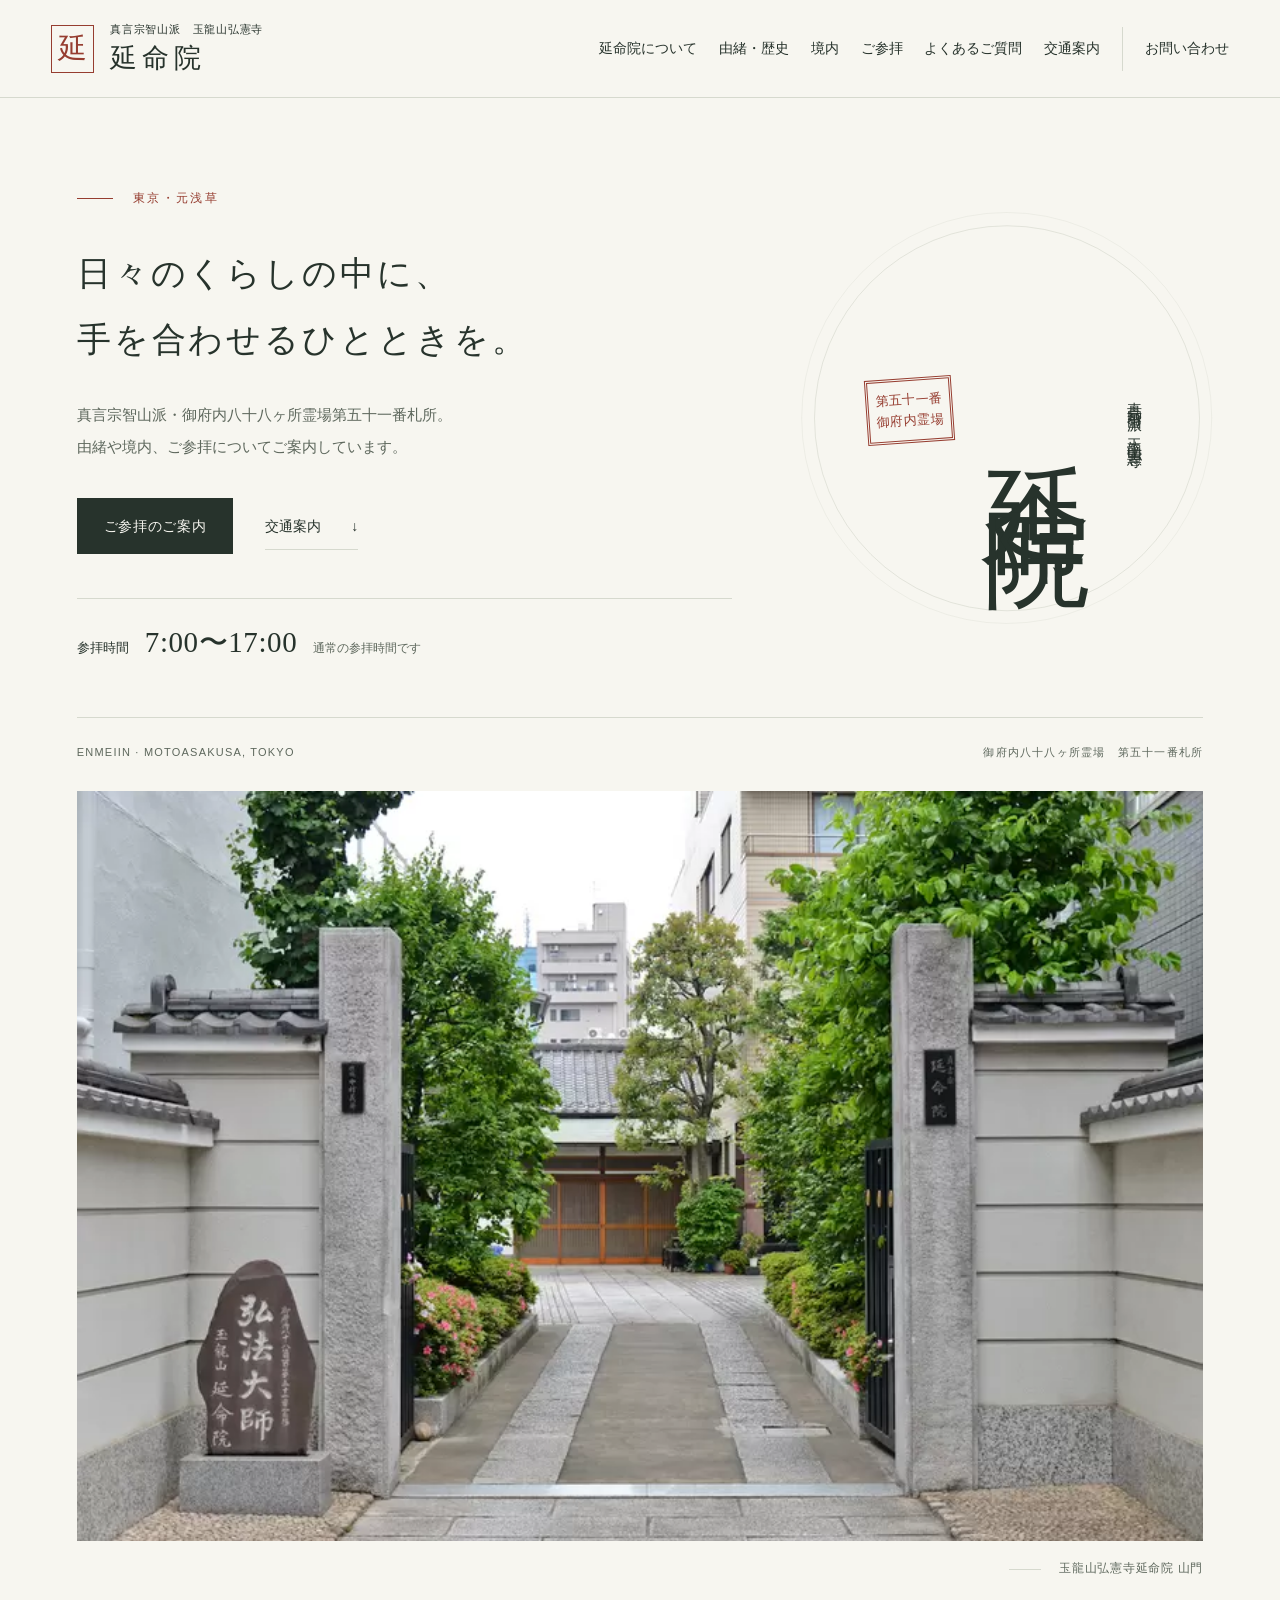
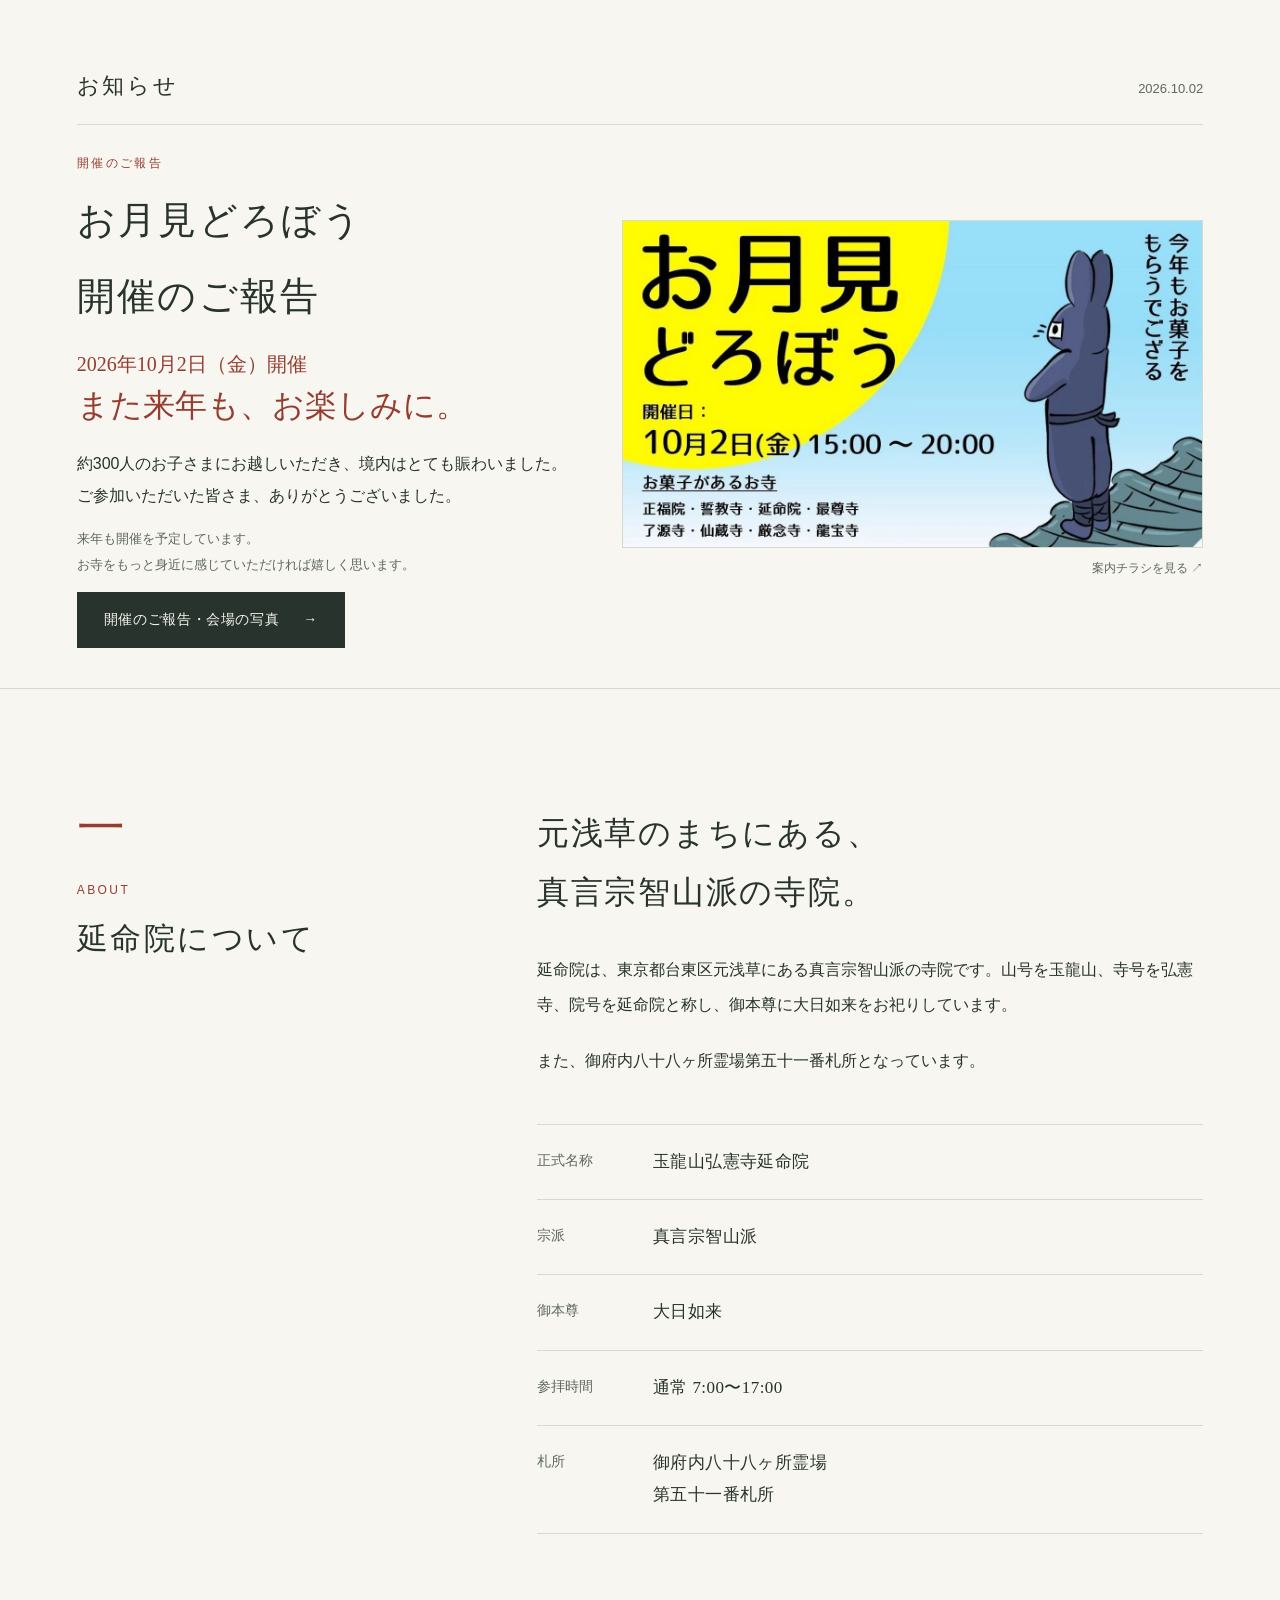
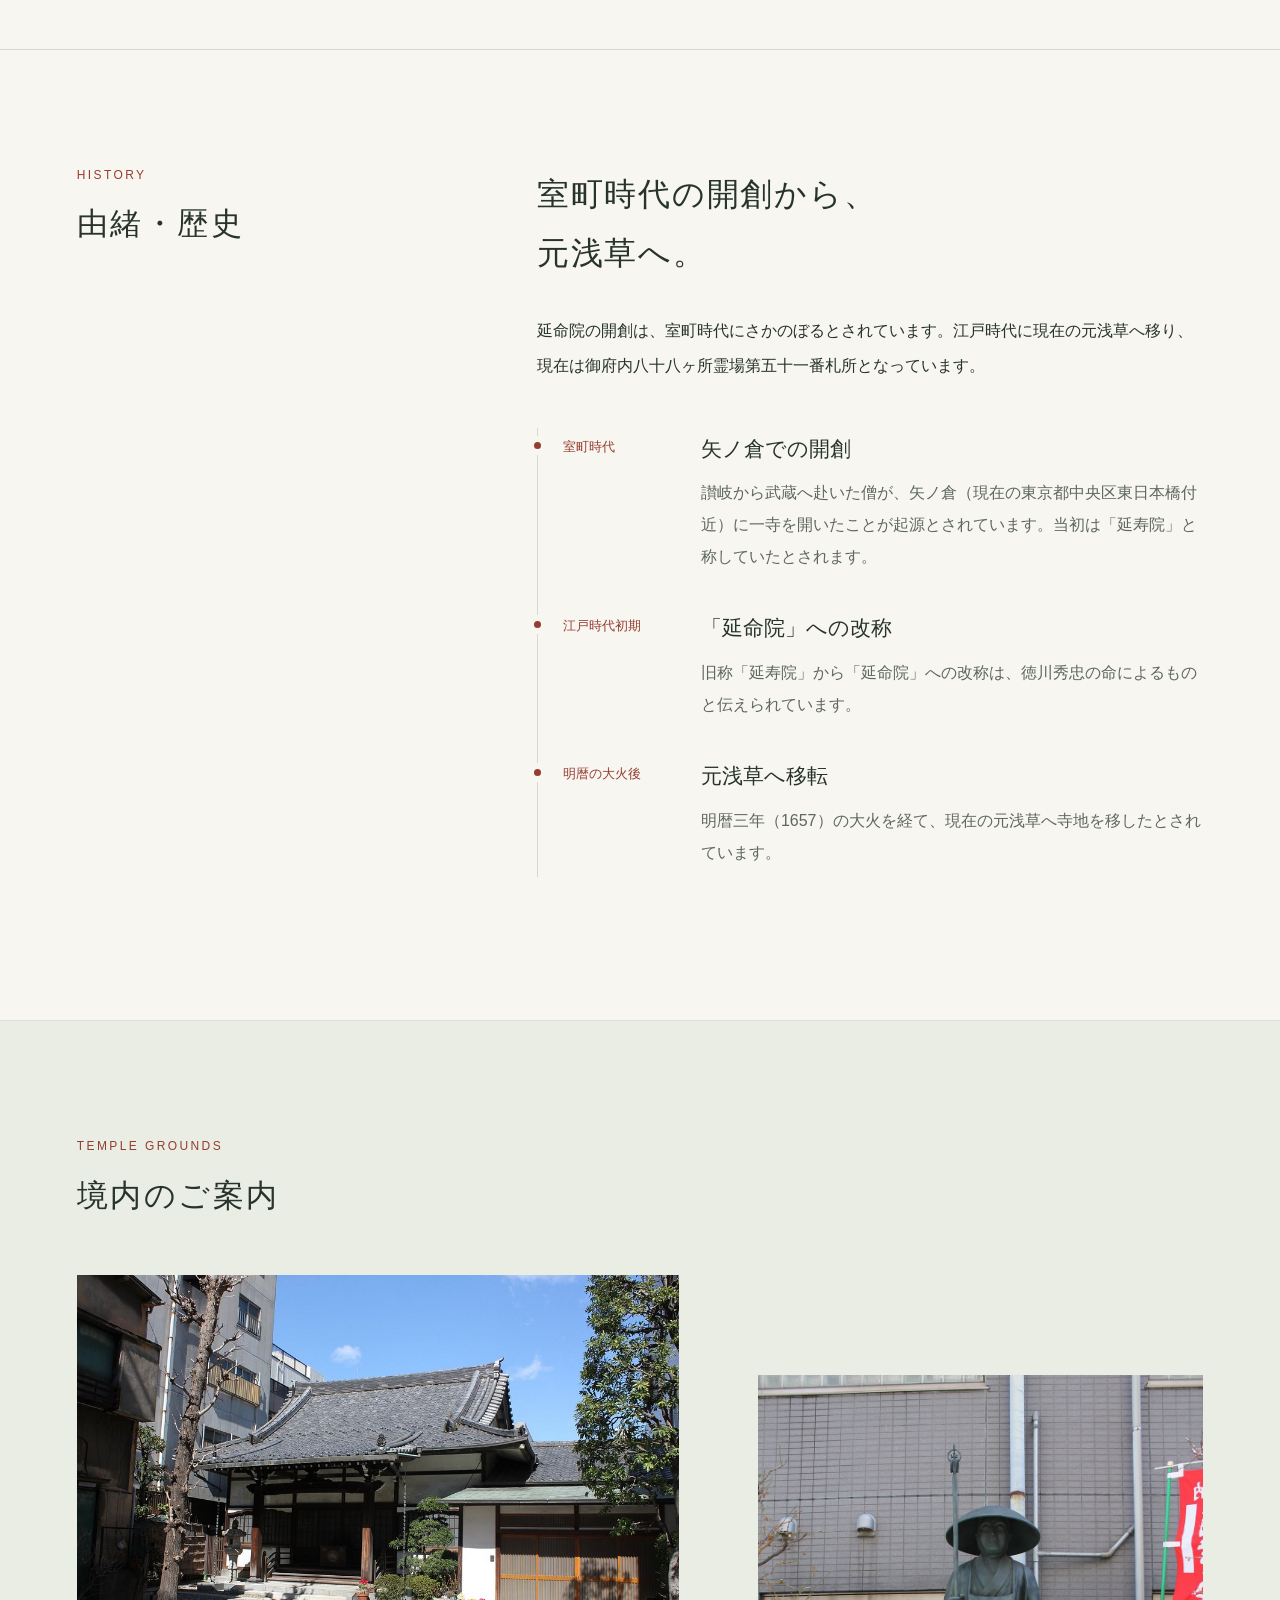
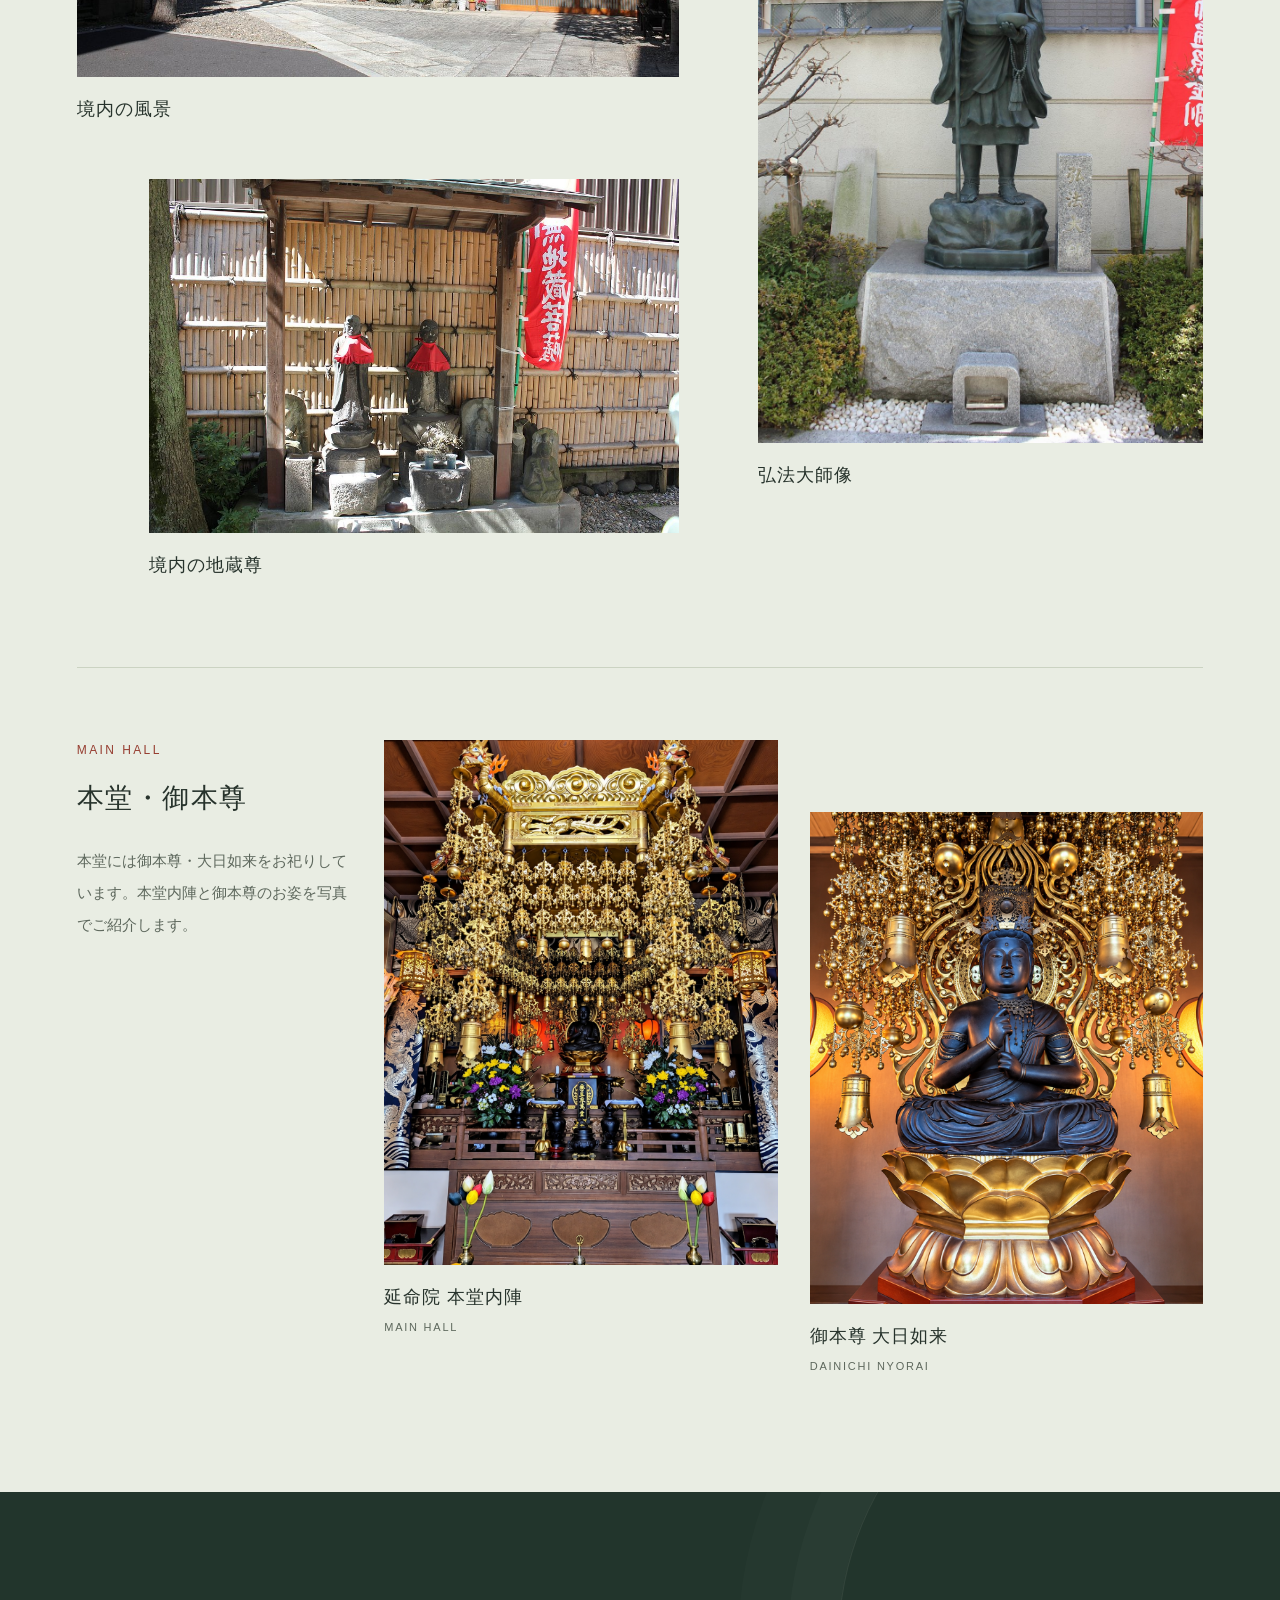
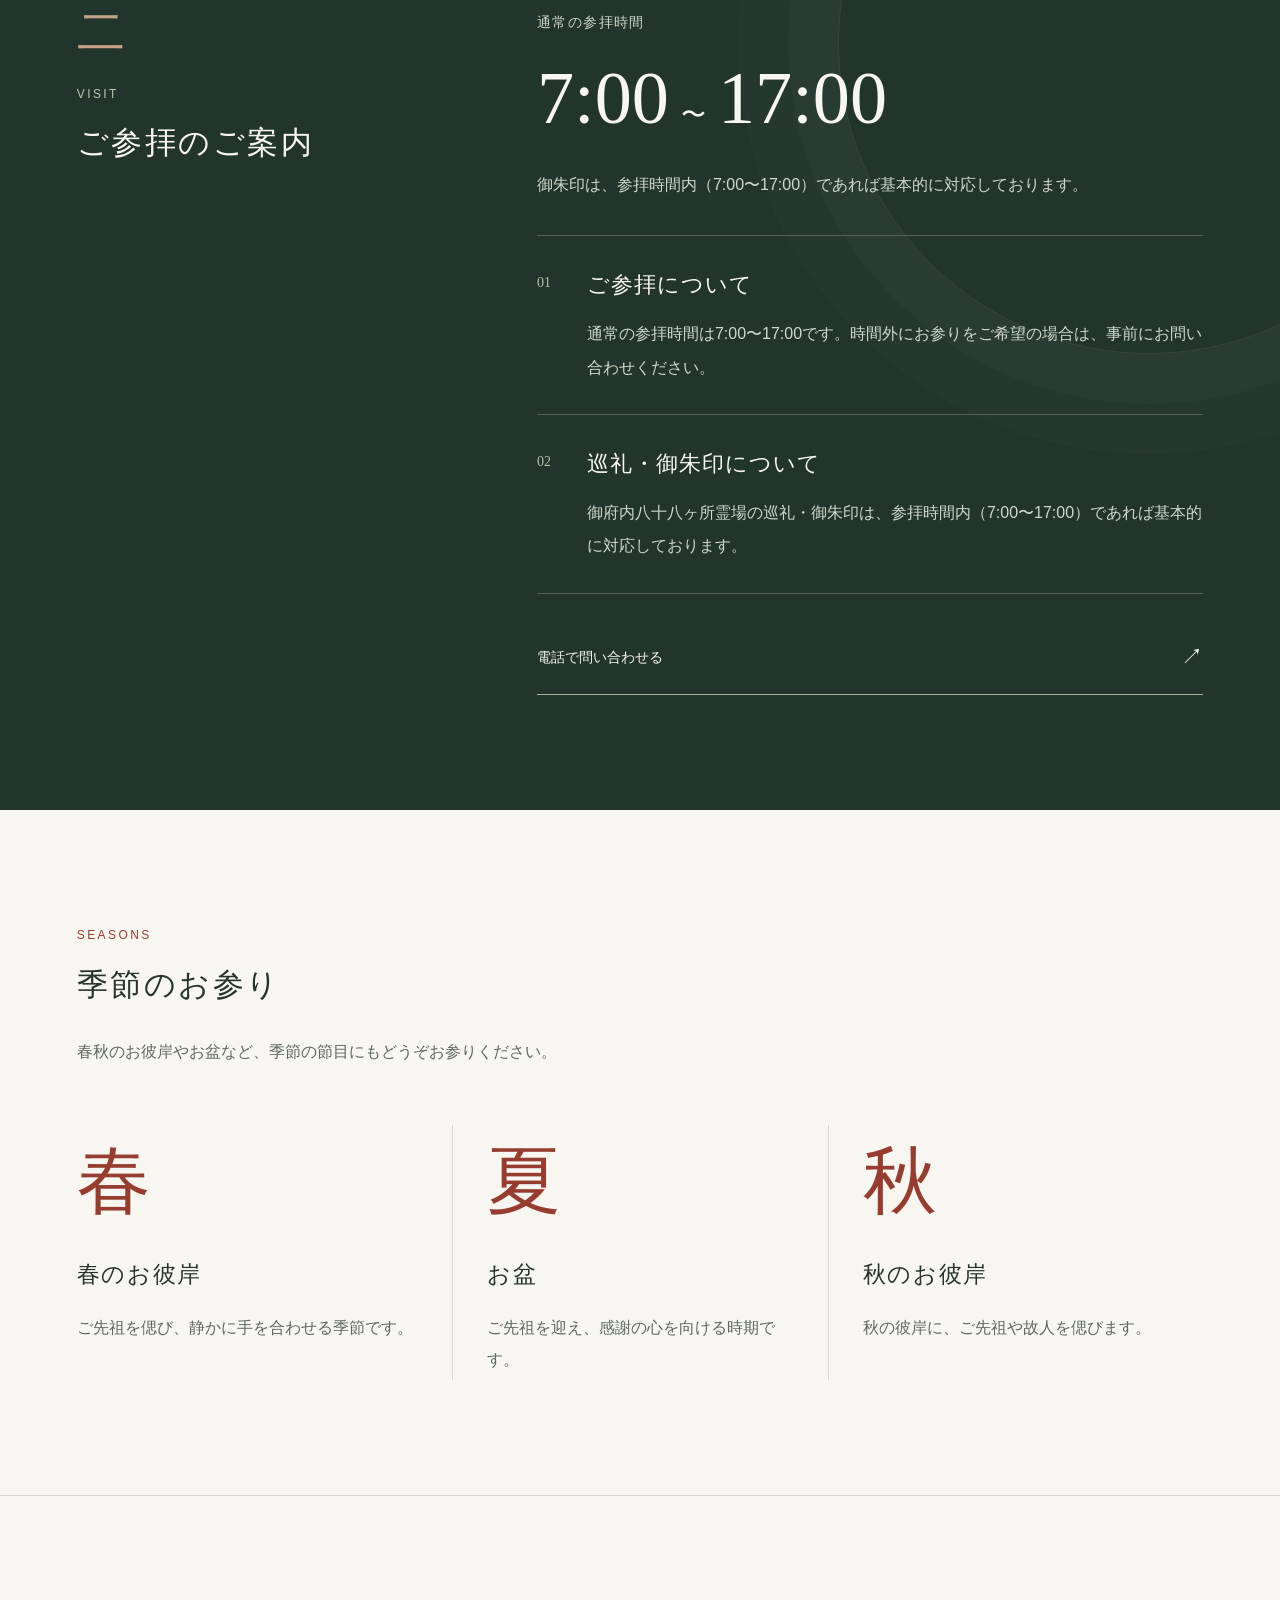
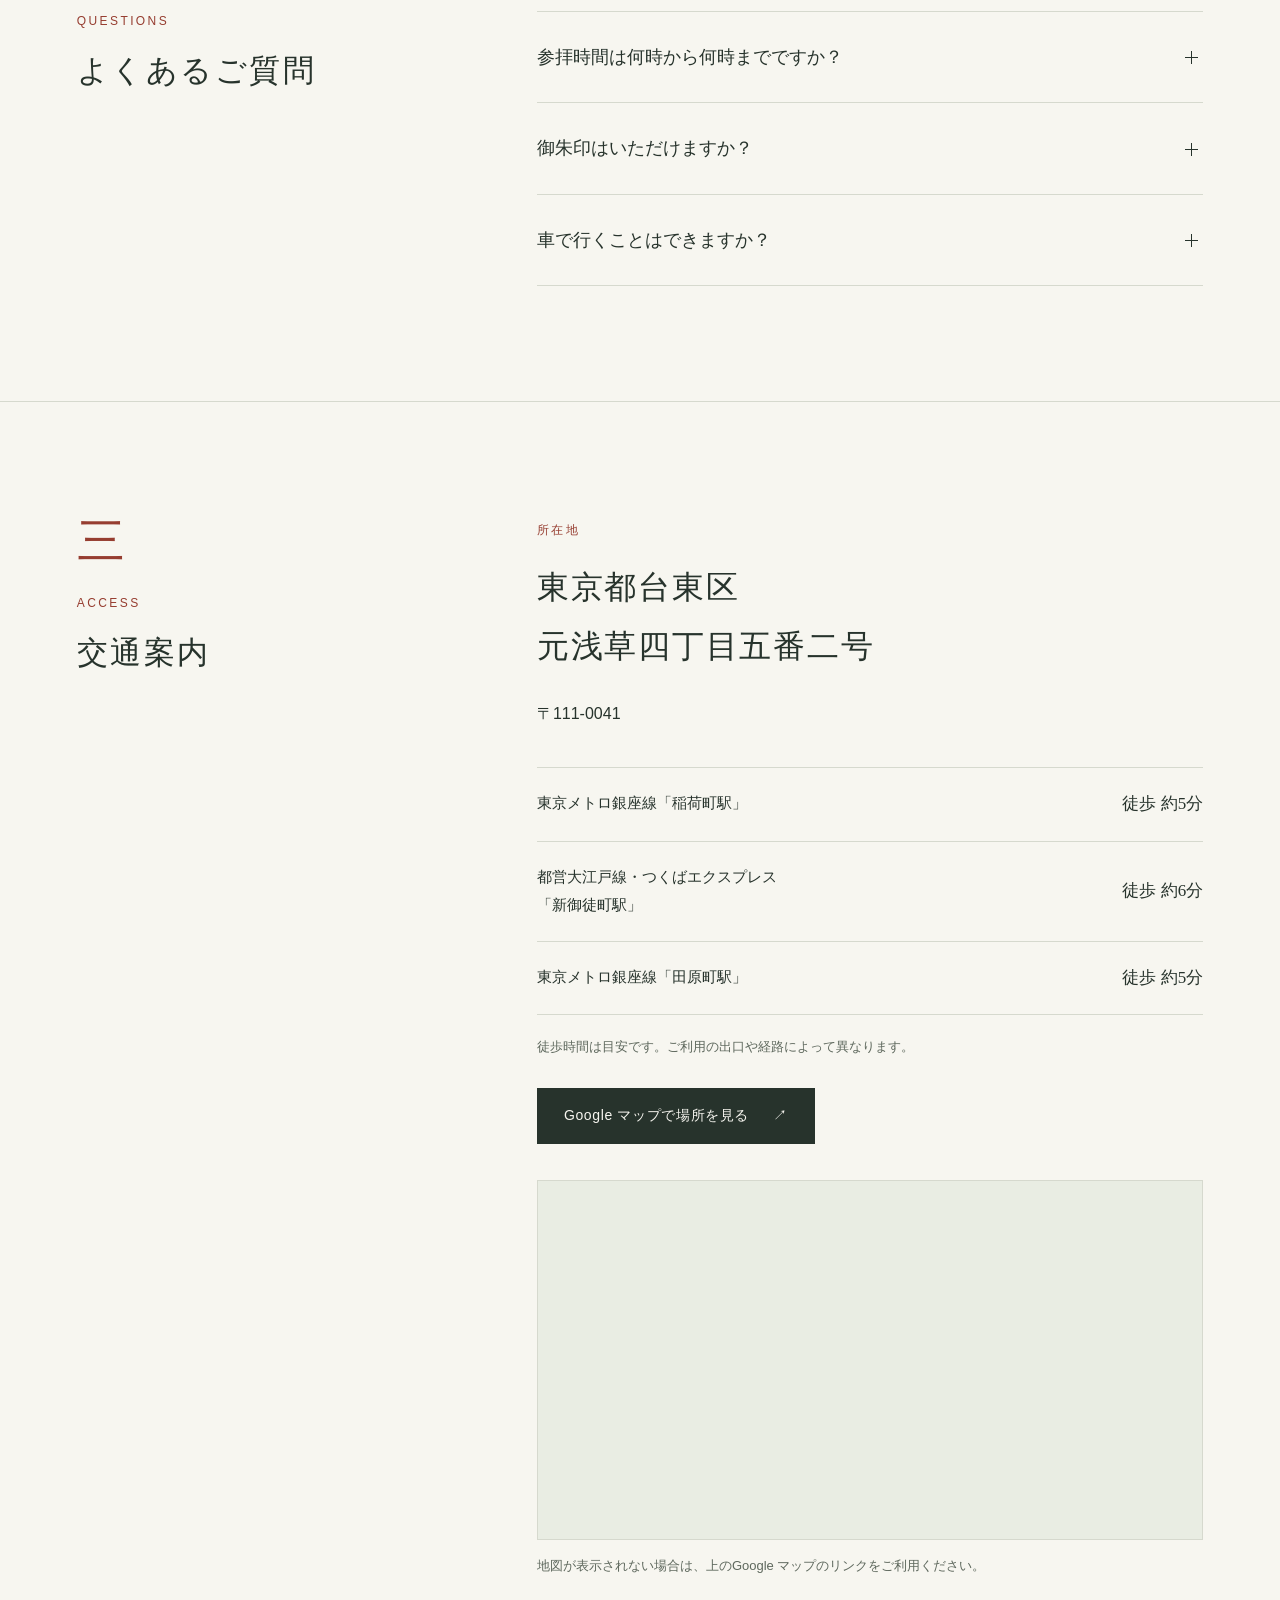
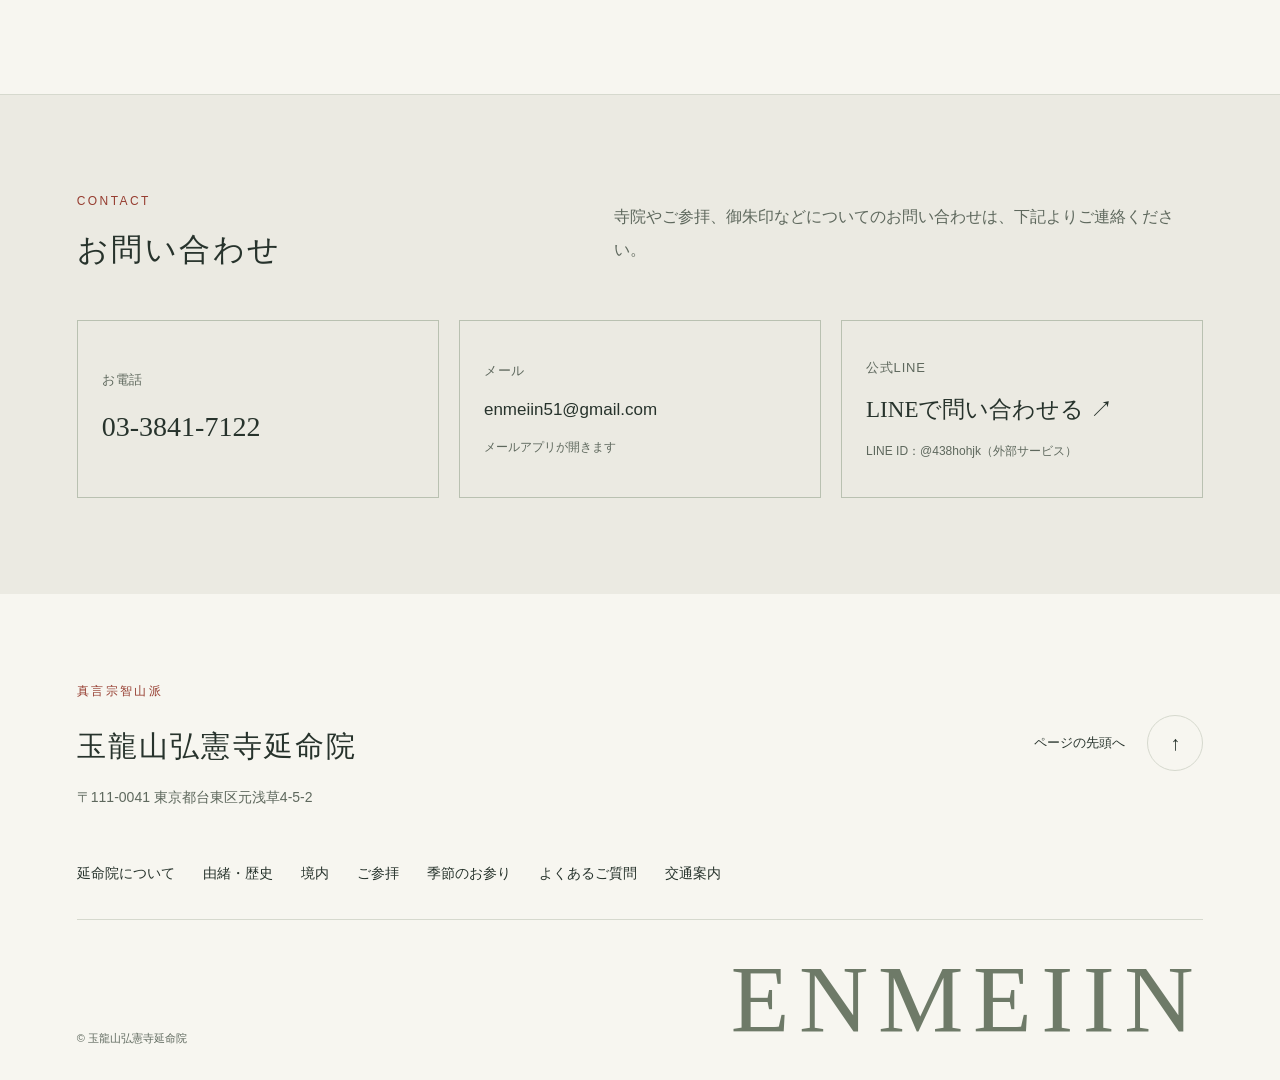
<file: index.html>
<!doctype html>
<html lang="ja">
<head>
  <meta charset="utf-8">
  <meta name="viewport" content="width=device-width, initial-scale=1">
  <meta name="theme-color" content="#292b29">
  <title>延命院【公式】｜東京都台東区元浅草・真言宗智山派</title>
  <meta name="description" content="東京都台東区元浅草の真言宗智山派寺院、玉龍山弘憲寺延命院。御本尊は大日如来。御府内八十八ヶ所霊場第五十一番札所。通常の参拝時間は7:00〜17:00。由緒・境内・御朱印のご案内、所在地や交通案内をご覧いただけます。">
  <meta name="robots" content="index, follow, max-image-preview:large">
  <meta property="og:title" content="延命院【公式】｜東京都台東区元浅草・真言宗智山派">
  <meta property="og:description" content="東京都台東区元浅草の真言宗智山派寺院。御本尊は大日如来。御府内八十八ヶ所霊場第五十一番札所。">
  <meta property="og:type" content="website">
  <meta property="og:locale" content="ja_JP">
  <meta property="og:image" content="https://gyokuryuzanenmeiin.com/assets/photos/gate.webp">
  <meta property="og:image:type" content="image/webp">
  <meta property="og:image:width" content="800">
  <meta property="og:image:height" content="533">
  <meta property="og:image:alt" content="緑に囲まれた延命院の山門と参道">
  <meta name="twitter:card" content="summary_large_image">
  <meta name="twitter:title" content="延命院【公式】｜東京都台東区元浅草・真言宗智山派">
  <meta name="twitter:description" content="東京都台東区元浅草の真言宗智山派寺院。御本尊は大日如来。御府内八十八ヶ所霊場第五十一番札所。">
  <meta name="twitter:image" content="https://gyokuryuzanenmeiin.com/assets/photos/gate.webp">
  <meta name="twitter:image:alt" content="緑に囲まれた延命院の山門と参道">
  <link rel="icon" type="image/svg+xml" href="data:image/svg+xml,%3Csvg xmlns='http://www.w3.org/2000/svg' viewBox='0 0 64 64'%3E%3Crect width='64' height='64' rx='6' fill='%23933227'/%3E%3Ctext x='32' y='46' text-anchor='middle' font-family='serif' font-size='44' fill='%23fff'%3E延%3C/text%3E%3C/svg%3E">
  <link rel="stylesheet" href="./styles.css?v=20261003-layout1">
  <script src="./motion.js?v=20260914-design1" defer></script>
  <link rel="canonical" href="https://gyokuryuzanenmeiin.com/">
  <meta property="og:url" content="https://gyokuryuzanenmeiin.com/">
  <meta property="og:site_name" content="玉龍山弘憲寺延命院">
  <script type="application/ld+json">
  {
    "@context": "https://schema.org",
    "@graph": [
      {
        "@type": "BuddhistTemple",
        "@id": "https://gyokuryuzanenmeiin.com/#temple",
        "name": "玉龍山弘憲寺延命院",
        "alternateName": "延命院",
        "url": "https://gyokuryuzanenmeiin.com/",
        "telephone": "+81-3-3841-7122",
        "address": {
          "@type": "PostalAddress",
          "postalCode": "111-0041",
          "addressRegion": "東京都",
          "addressLocality": "台東区",
          "streetAddress": "元浅草4-5-2",
          "addressCountry": "JP"
        },
        "geo": {"@type": "GeoCoordinates", "latitude": 35.709276, "longitude": 139.785932},
        "hasMap": "https://www.google.com/maps/search/?api=1&query=玉龍山弘憲寺延命院%20東京都台東区元浅草4-5-2",
        "image": [
          "https://gyokuryuzanenmeiin.com/assets/photos/gate.webp",
          "https://gyokuryuzanenmeiin.com/assets/photos/grounds.jpg",
          "https://gyokuryuzanenmeiin.com/assets/photos/kobo-daishi.jpg",
          "https://gyokuryuzanenmeiin.com/assets/photos/jizo.jpg",
          "https://gyokuryuzanenmeiin.com/assets/photos/hondo-interior.webp",
          "https://gyokuryuzanenmeiin.com/assets/photos/dainichi-nyorai.webp"
        ],
        "description": "東京都台東区元浅草の真言宗智山派寺院。御本尊は大日如来。御府内八十八ヶ所霊場第五十一番札所。"
      },
      {
        "@type": "WebSite",
        "@id": "https://gyokuryuzanenmeiin.com/#website",
        "url": "https://gyokuryuzanenmeiin.com/",
        "name": "玉龍山弘憲寺延命院",
        "alternateName": "延命院",
        "inLanguage": "ja"
      },
      {
        "@type": "WebPage",
        "@id": "https://gyokuryuzanenmeiin.com/#webpage",
        "url": "https://gyokuryuzanenmeiin.com/",
        "name": "延命院【公式】｜東京都台東区元浅草・真言宗智山派",
        "inLanguage": "ja",
        "isPartOf": {"@id": "https://gyokuryuzanenmeiin.com/#website"},
        "mainEntity": {"@id": "https://gyokuryuzanenmeiin.com/#temple"},
        "primaryImageOfPage": {
          "@type": "ImageObject",
          "contentUrl": "https://gyokuryuzanenmeiin.com/assets/photos/gate.webp",
          "width": 800,
          "height": 533,
          "caption": "玉龍山弘憲寺延命院 山門"
        }
      }
    ]
  }
  </script>
</head>
<body id="top">
  <a class="skip" href="#main">本文へ移動</a>
  <header class="header">
    <a class="brand" href="#top" aria-label="玉龍山弘憲寺延命院 トップ"><span class="brand-seal" aria-hidden="true">延</span><span><small>真言宗智山派　玉龍山弘憲寺</small><strong>延命院</strong></span></a>
    <nav aria-label="メインナビゲーション"><a href="#about">延命院について</a><a href="#history">由緒・歴史</a><a href="#grounds">境内</a><a href="#visit">ご参拝</a><a href="#faq">よくあるご質問</a><a href="#access">交通案内</a><a class="nav-contact" href="#contact">お問い合わせ</a></nav>
  </header>

  <main id="main">
    <section class="hero" aria-labelledby="hero-title">
      <div class="hero-intro">
        <p class="eyebrow">東京・元浅草</p>
        <p class="hero-message">日々のくらしの中に、<br>手を合わせるひとときを。</p>
        <p class="hero-description">真言宗智山派・御府内八十八ヶ所霊場第五十一番札所。<br>由緒や境内、ご参拝についてご案内しています。</p>
        <div class="hero-actions"><a class="button" href="#visit">ご参拝のご案内</a><a class="text-link" href="#access">交通案内 <span aria-hidden="true">↓</span></a></div>
      </div>
      <div class="temple-title"><p>真言宗智山派　玉龍山弘憲寺</p><h1 id="hero-title">延命院</h1><span class="seal">第五十一番<br>御府内霊場</span></div>
      <p class="hero-hours">参拝時間 <strong>7:00〜17:00</strong><span>通常の参拝時間です</span></p>
      <div class="hero-foot"><span>ENMEIIN · MOTOASAKUSA, TOKYO</span><span>御府内八十八ヶ所霊場　第五十一番札所</span></div>
    </section>

    <figure class="gate-photo"><img src="./assets/photos/gate.webp" width="800" height="533" alt="緑に囲まれた延命院の山門と参道" fetchpriority="high"><figcaption>玉龍山弘憲寺延命院 山門</figcaption></figure>

    <section class="news" id="news" aria-labelledby="news-title">
      <div class="news-heading"><h2 id="news-title">お知らせ</h2><time datetime="2026-10-02">2026.10.02</time></div>
      <article class="news-event" aria-labelledby="moon-title">
        <div class="news-copy">
          <p class="eyebrow">開催のご報告</p>
          <h3 id="moon-title">お月見どろぼう<br>開催のご報告</h3>
          <p class="news-date">2026年10月2日（金）開催<br><strong>また来年も、お楽しみに。</strong></p>
          <p>約300人のお子さまにお越しいただき、境内はとても賑わいました。<br>ご参加いただいた皆さま、ありがとうございました。</p>
          <p class="news-note">来年も開催を予定しています。<br>お寺をもっと身近に感じていただければ嬉しく思います。</p>
          <a class="button" href="./news/20261002-otsukimi.html">開催のご報告・会場の写真 <span aria-hidden="true">→</span></a>
        </div>
        <a class="news-poster" href="./assets/events/20261002/poster.webp" aria-label="お月見どろぼうの案内チラシを拡大して見る"><img src="./assets/events/20261002/poster.webp" width="1248" height="702" alt="お月見どろぼう。10月2日金曜日15時から20時。お菓子があるお寺：正福院・誓教寺・延命院・最尊寺・了源寺・仙蔵寺・厳念寺・龍宝寺" fetchpriority="high"><span>案内チラシを見る ↗</span></a>
      </article>
    </section>

    <section class="section about" id="about" aria-labelledby="about-title">
      <div class="section-heading"><span class="number">一</span><p class="eyebrow">ABOUT</p><h2 id="about-title">延命院について</h2></div>
      <div class="section-content">
        <h3>元浅草のまちにある、<br>真言宗智山派の寺院。</h3>
        <p>延命院は、東京都台東区元浅草にある真言宗智山派の寺院です。山号を玉龍山、寺号を弘憲寺、院号を延命院と称し、御本尊に大日如来をお祀りしています。</p>
        <p>また、御府内八十八ヶ所霊場第五十一番札所となっています。</p>
        <dl class="facts">
          <div><dt>正式名称</dt><dd>玉龍山弘憲寺延命院</dd></div>
          <div><dt>宗派</dt><dd>真言宗智山派</dd></div>
          <div><dt>御本尊</dt><dd>大日如来</dd></div>
          <div><dt>参拝時間</dt><dd>通常 7:00〜17:00</dd></div>
          <div><dt>札所</dt><dd>御府内八十八ヶ所霊場<br>第五十一番札所</dd></div>
        </dl>
      </div>
    </section>

    <section class="section history-section" id="history" aria-labelledby="history-title">
      <div class="section-heading"><p class="eyebrow">HISTORY</p><h2 id="history-title">由緒・歴史</h2></div>
      <div class="section-content">
        <h3>室町時代の開創から、<br>元浅草へ。</h3>
        <p>延命院の開創は、室町時代にさかのぼるとされています。江戸時代に現在の元浅草へ移り、現在は御府内八十八ヶ所霊場第五十一番札所となっています。</p>
        <dl class="history-timeline">
          <div><dt>室町時代</dt><dd><strong>矢ノ倉での開創</strong><p>讃岐から武蔵へ赴いた僧が、矢ノ倉（現在の東京都中央区東日本橋付近）に一寺を開いたことが起源とされています。当初は「延寿院」と称していたとされます。</p></dd></div>
          <div><dt>江戸時代初期</dt><dd><strong>「延命院」への改称</strong><p>旧称「延寿院」から「延命院」への改称は、徳川秀忠の命によるものと伝えられています。</p></dd></div>
          <div><dt>明暦の大火後</dt><dd><strong>元浅草へ移転</strong><p>明暦三年（1657）の大火を経て、現在の元浅草へ寺地を移したとされています。</p></dd></div>
        </dl>
      </div>
    </section>

    <section class="grounds-section" id="grounds" aria-labelledby="grounds-title">
      <div class="wide-section">
        <div class="section-heading"><p class="eyebrow">TEMPLE GROUNDS</p><h2 id="grounds-title">境内のご案内</h2></div>
        <div class="grounds-grid">
          <figure class="grounds-wide"><img src="./assets/photos/grounds.jpg" width="1000" height="667" alt="延命院の境内と参道から見た建物の外観" loading="lazy"><figcaption>境内の風景</figcaption></figure>
          <figure class="grounds-portrait"><img src="./assets/photos/kobo-daishi.jpg" width="1000" height="1500" alt="境内に立つ弘法大師像" loading="lazy"><figcaption>弘法大師像</figcaption></figure>
          <figure><img src="./assets/photos/jizo.jpg" width="1000" height="667" alt="赤い前掛けをまとった境内の地蔵尊" loading="lazy"><figcaption>境内の地蔵尊</figcaption></figure>
          <div class="hondo-feature" aria-labelledby="hondo-title">
            <div class="hondo-copy"><p class="eyebrow">MAIN HALL</p><h3 id="hondo-title">本堂・御本尊</h3><p>本堂には御本尊・大日如来をお祀りしています。本堂内陣と御本尊のお姿を写真でご紹介します。</p></div>
            <figure class="hondo-photo"><img src="./assets/photos/hondo-interior.webp" width="1086" height="1448" alt="玉龍山弘憲寺延命院の本堂内陣" loading="lazy" decoding="async"><figcaption>延命院 本堂内陣<span>MAIN HALL</span></figcaption></figure>
            <figure class="hondo-photo"><img src="./assets/photos/dainichi-nyorai.webp" width="1122" height="1402" alt="玉龍山弘憲寺延命院の御本尊・大日如来" loading="lazy" decoding="async"><figcaption>御本尊 大日如来<span>DAINICHI NYORAI</span></figcaption></figure>
          </div>
        </div>
      </div>
    </section>

    <section class="visit" id="visit" aria-labelledby="visit-title">
      <div class="section visit-inner">
        <div class="section-heading"><span class="number">二</span><p class="eyebrow">VISIT</p><h2 id="visit-title">ご参拝のご案内</h2></div>
        <div class="section-content">
          <div class="visiting-hours"><p>通常の参拝時間</p><strong><time datetime="07:00">7:00</time><span>〜</span><time datetime="17:00">17:00</time></strong><p>御朱印は、参拝時間内（7:00〜17:00）であれば基本的に対応しております。</p></div>
          <div class="visit-row"><span>01</span><div><h4>ご参拝について</h4><p>通常の参拝時間は7:00〜17:00です。時間外にお参りをご希望の場合は、事前にお問い合わせください。</p></div></div>
          <div class="visit-row"><span>02</span><div><h4>巡礼・御朱印について</h4><p>御府内八十八ヶ所霊場の巡礼・御朱印は、参拝時間内（7:00〜17:00）であれば基本的に対応しております。</p></div></div>
          <a class="light-link" href="tel:0338417122">電話で問い合わせる <span aria-hidden="true">↗</span></a>
        </div>
      </div>
    </section>

    <section class="season-section" id="events" aria-labelledby="events-title">
      <div class="wide-section">
        <div class="section-heading"><p class="eyebrow">SEASONS</p><h2 id="events-title">季節のお参り</h2><p class="section-lead">春秋のお彼岸やお盆など、季節の節目にもどうぞお参りください。</p></div>
        <div class="seasons">
          <div><span>春</span><h3>春のお彼岸</h3><p>ご先祖を偲び、静かに手を合わせる季節です。</p></div>
          <div><span>夏</span><h3>お盆</h3><p>ご先祖を迎え、感謝の心を向ける時期です。</p></div>
          <div><span>秋</span><h3>秋のお彼岸</h3><p>秋の彼岸に、ご先祖や故人を偲びます。</p></div>
        </div>
      </div>
    </section>

    <section class="section faq-section" id="faq" aria-labelledby="faq-title">
      <div class="section-heading"><p class="eyebrow">QUESTIONS</p><h2 id="faq-title">よくあるご質問</h2></div>
      <div class="section-content faq-list">
        <details><summary>参拝時間は何時から何時までですか？</summary><p>通常は7:00〜17:00です。御朱印も、参拝時間内であれば基本的に対応しております。</p></details>
        <details><summary>御朱印はいただけますか？</summary><p>はい。参拝時間内（7:00〜17:00）であれば、基本的に御朱印の授与に対応しております。</p></details>
        <details><summary>車で行くことはできますか？</summary><p>はい。参拝時間内（7:00〜17:00）であれば、基本的に境内に駐車していただけます。公共交通機関では、稲荷町駅・新御徒町駅・田原町駅をご利用いただけます。</p></details>
      </div>
    </section>

    <section class="section access" id="access" aria-labelledby="access-title">
      <div class="section-heading"><span class="number">三</span><p class="eyebrow">ACCESS</p><h2 id="access-title">交通案内</h2></div>
      <div class="section-content">
        <p class="eyebrow">所在地</p><h3 class="address">東京都台東区<br>元浅草四丁目五番二号</h3><p>〒111-0041</p>
        <dl class="stations">
          <div><dt>東京メトロ銀座線「稲荷町駅」</dt><dd>徒歩 約5分</dd></div>
          <div><dt>都営大江戸線・つくばエクスプレス<br>「新御徒町駅」</dt><dd>徒歩 約6分</dd></div>
          <div><dt>東京メトロ銀座線「田原町駅」</dt><dd>徒歩 約5分</dd></div>
        </dl>
        <p class="note">徒歩時間は目安です。ご利用の出口や経路によって異なります。</p>
        <a class="button" href="https://www.google.com/maps/search/?api=1&amp;query=玉龍山弘憲寺延命院%20東京都台東区元浅草4-5-2" target="_blank" rel="noopener noreferrer">Google マップで場所を見る <span aria-hidden="true">↗</span><span class="sr-only">（新しいタブで開きます）</span></a>
        <div class="map-panel"><iframe title="玉龍山弘憲寺延命院の所在地：東京都台東区元浅草4-5-2" src="https://maps.google.com/maps?q=延命院%20東京都台東区元浅草4-5-2&amp;z=17&amp;output=embed" loading="lazy" referrerpolicy="no-referrer-when-downgrade" allowfullscreen></iframe><p class="note">地図が表示されない場合は、上のGoogle マップのリンクをご利用ください。</p></div>
      </div>
    </section>

    <section class="contact" id="contact" aria-labelledby="contact-title">
      <div class="contact-heading"><p class="eyebrow">CONTACT</p><h2 id="contact-title">お問い合わせ</h2><p>寺院やご参拝、御朱印などについてのお問い合わせは、下記よりご連絡ください。</p></div>
      <div class="contact-options">
        <a href="tel:0338417122"><span>お電話</span><strong>03-3841-7122</strong></a>
        <a href="mailto:enmeiin51@gmail.com"><span>メール</span><strong class="email-address">enmeiin51@gmail.com</strong><small>メールアプリが開きます</small></a>
        <a href="https://line.me/R/ti/p/@438hohjk" target="_blank" rel="noopener noreferrer"><span>公式LINE</span><strong>LINEで問い合わせる ↗</strong><small>LINE ID：@438hohjk（外部サービス）</small></a>
      </div>
    </section>
  </main>

  <footer>
    <div class="footer-main"><div><span class="eyebrow">真言宗智山派</span><p class="footer-title">玉龍山弘憲寺延命院</p><address>〒111-0041 東京都台東区元浅草4-5-2</address></div><a class="back-top" href="#top">ページの先頭へ <span aria-hidden="true">↑</span></a></div>
    <nav class="footer-nav" aria-label="フッターナビゲーション"><a href="#about">延命院について</a><a href="#history">由緒・歴史</a><a href="#grounds">境内</a><a href="#visit">ご参拝</a><a href="#events">季節のお参り</a><a href="#faq">よくあるご質問</a><a href="#access">交通案内</a></nav>
    <div class="footer-bottom"><small>© 玉龍山弘憲寺延命院</small><span>ENMEIIN</span></div>
  </footer>
  <nav class="mobile-actions" aria-label="連絡先とアクセス"><a href="tel:0338417122">電話</a><a href="mailto:enmeiin51@gmail.com">メール</a><a href="https://line.me/R/ti/p/@438hohjk" target="_blank" rel="noopener noreferrer">LINE ↗</a><a href="#access">交通案内</a></nav>
</body>
</html>
</file>
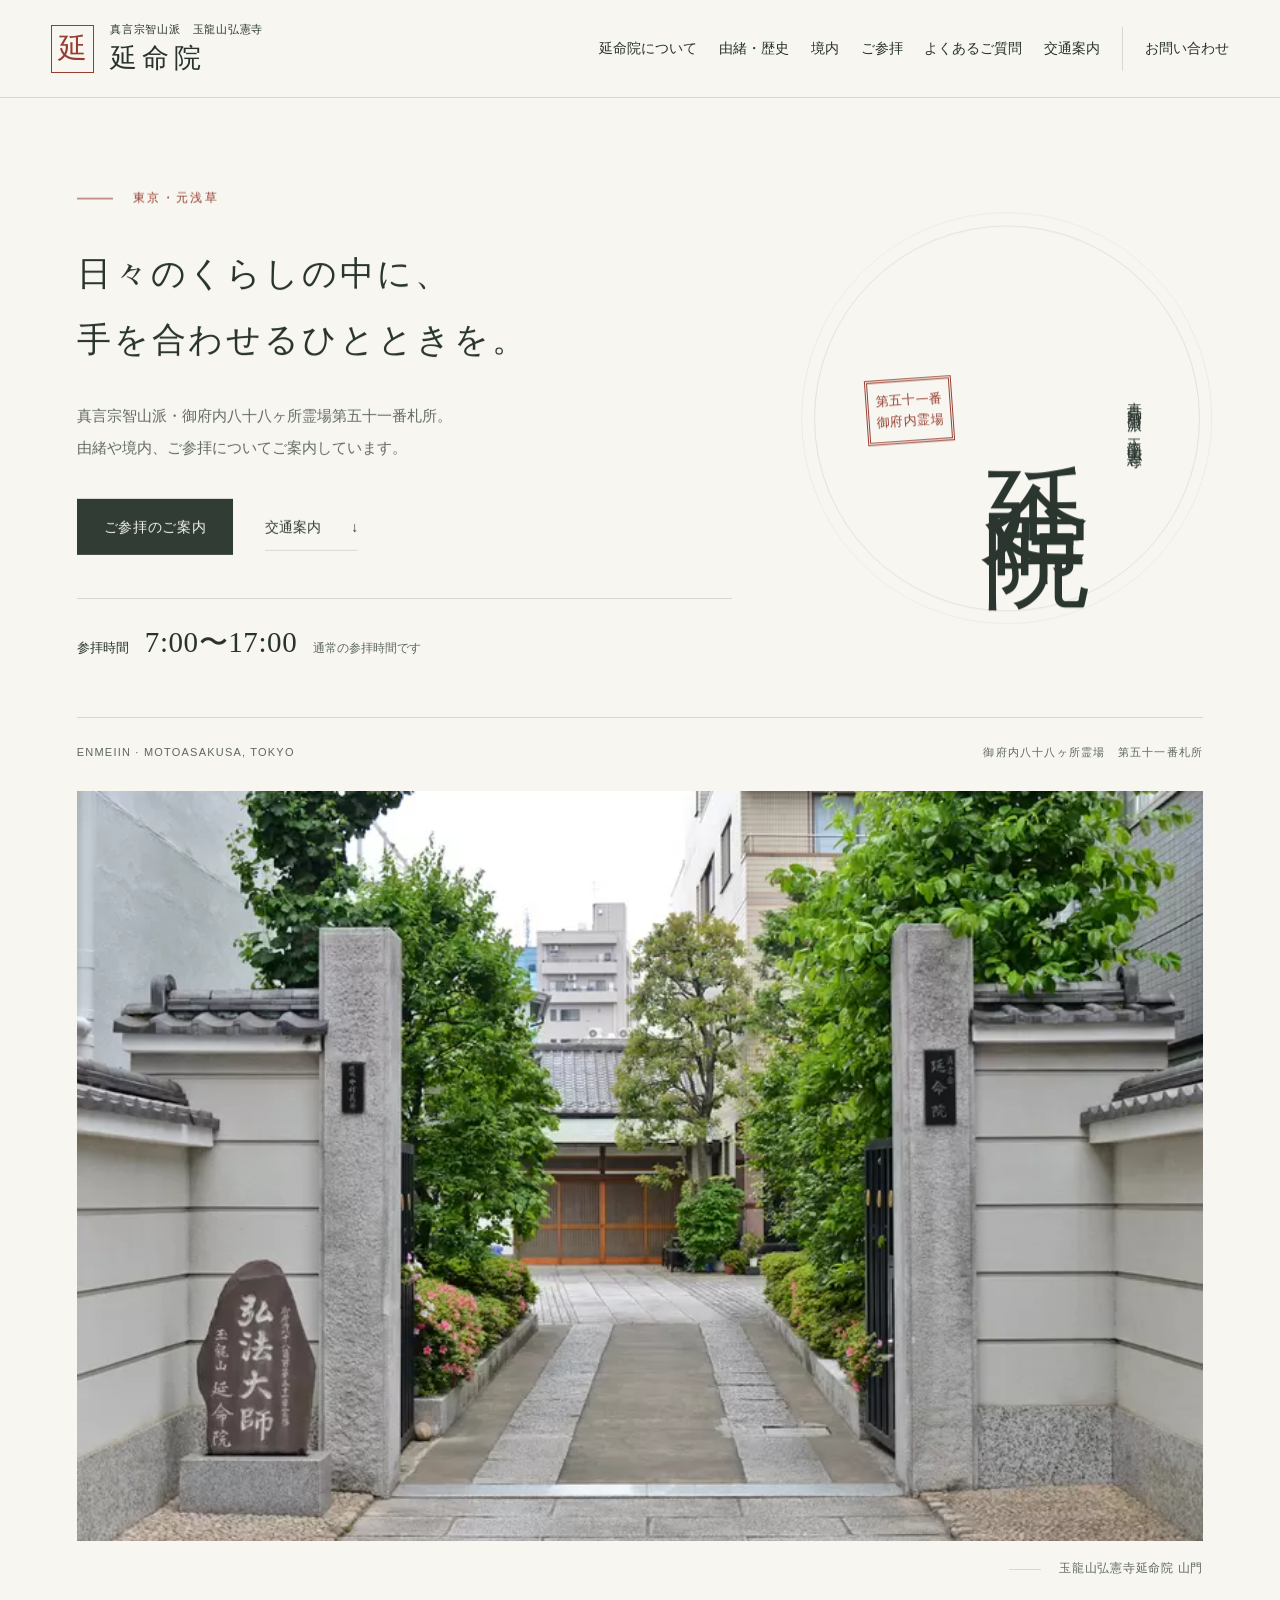
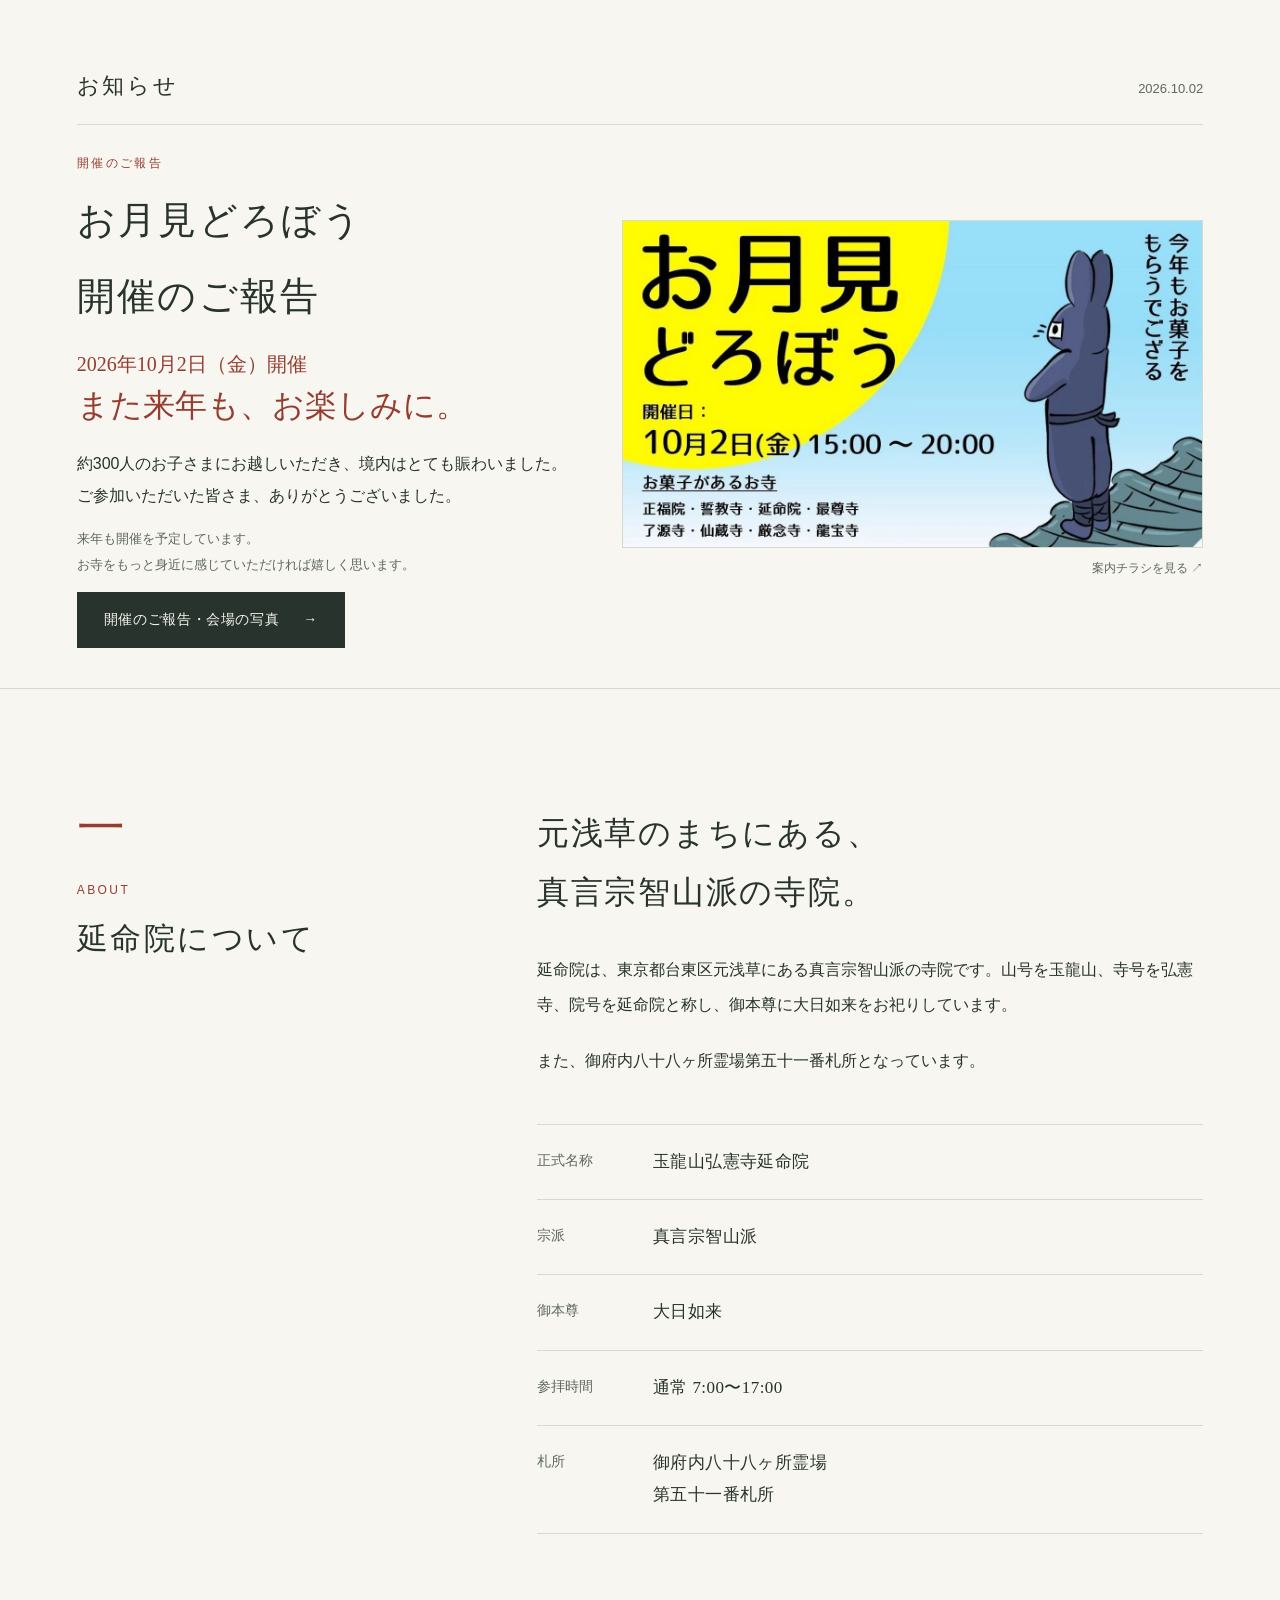
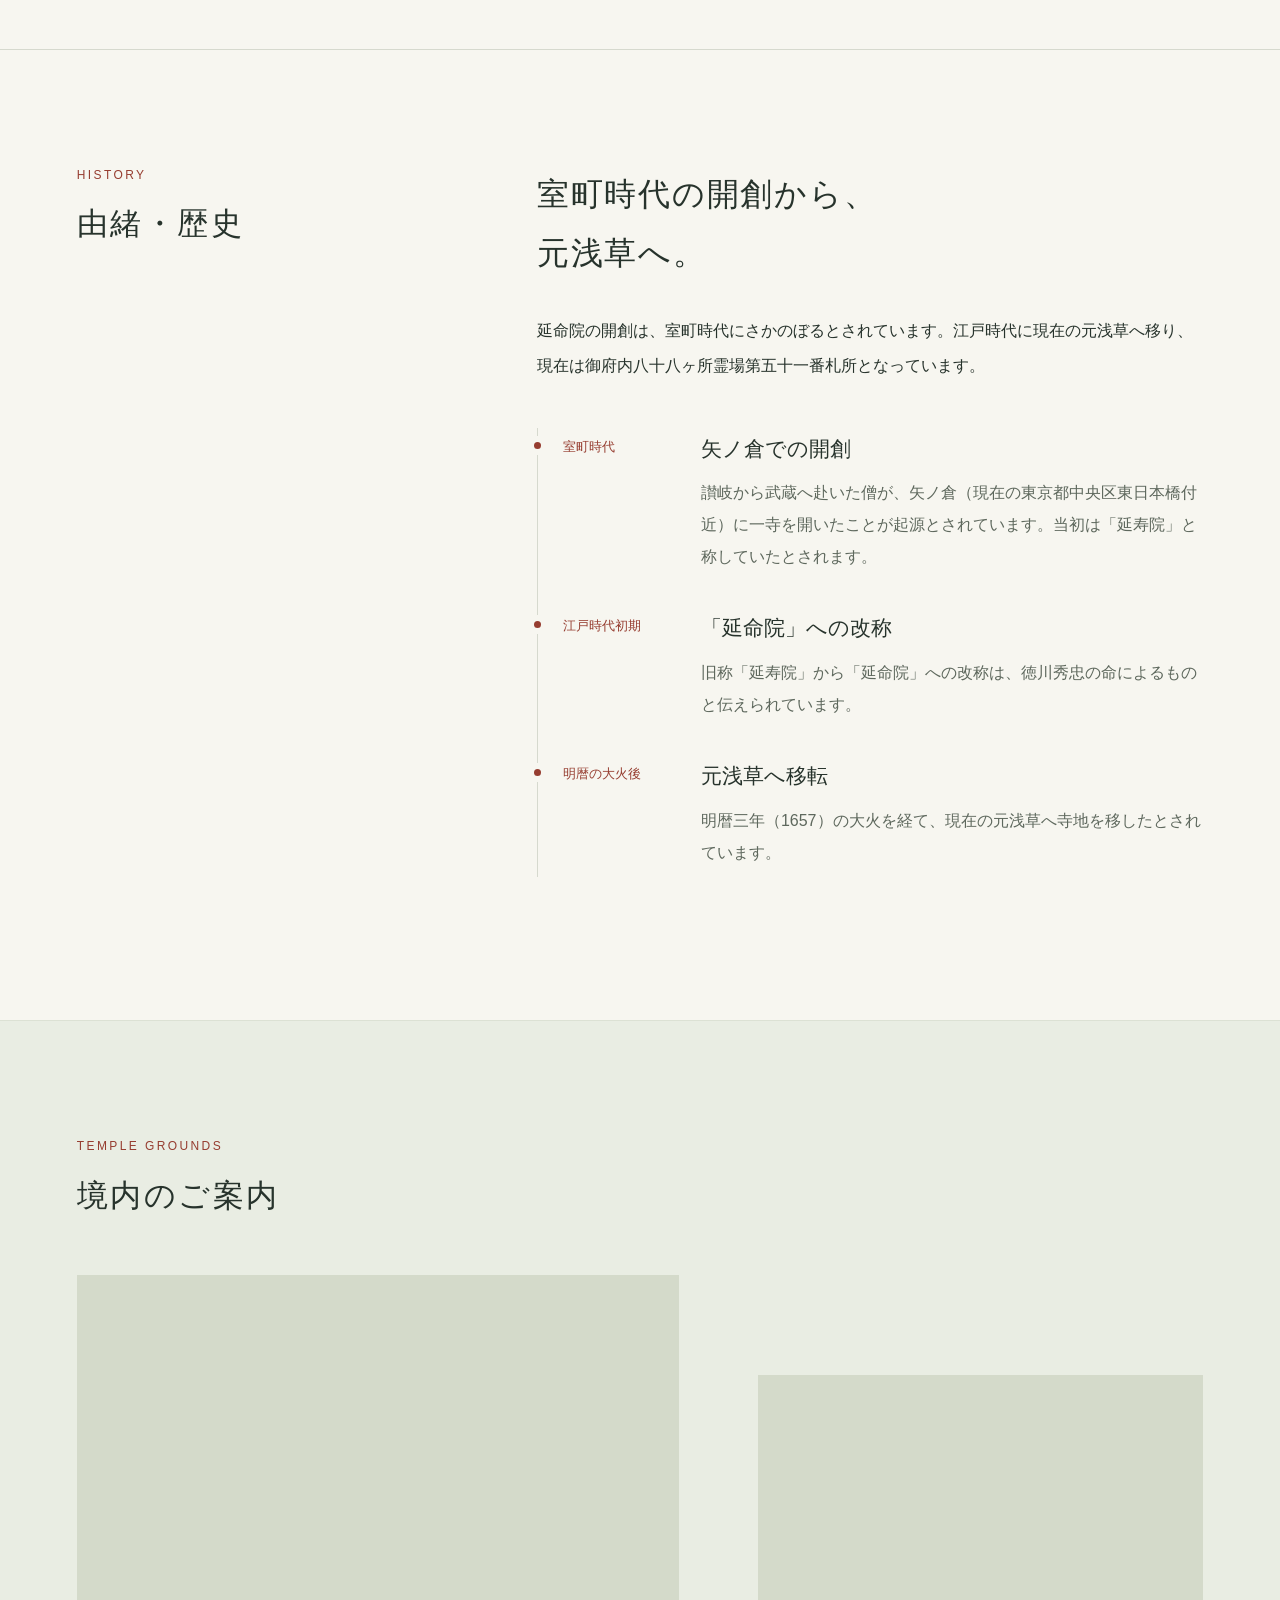
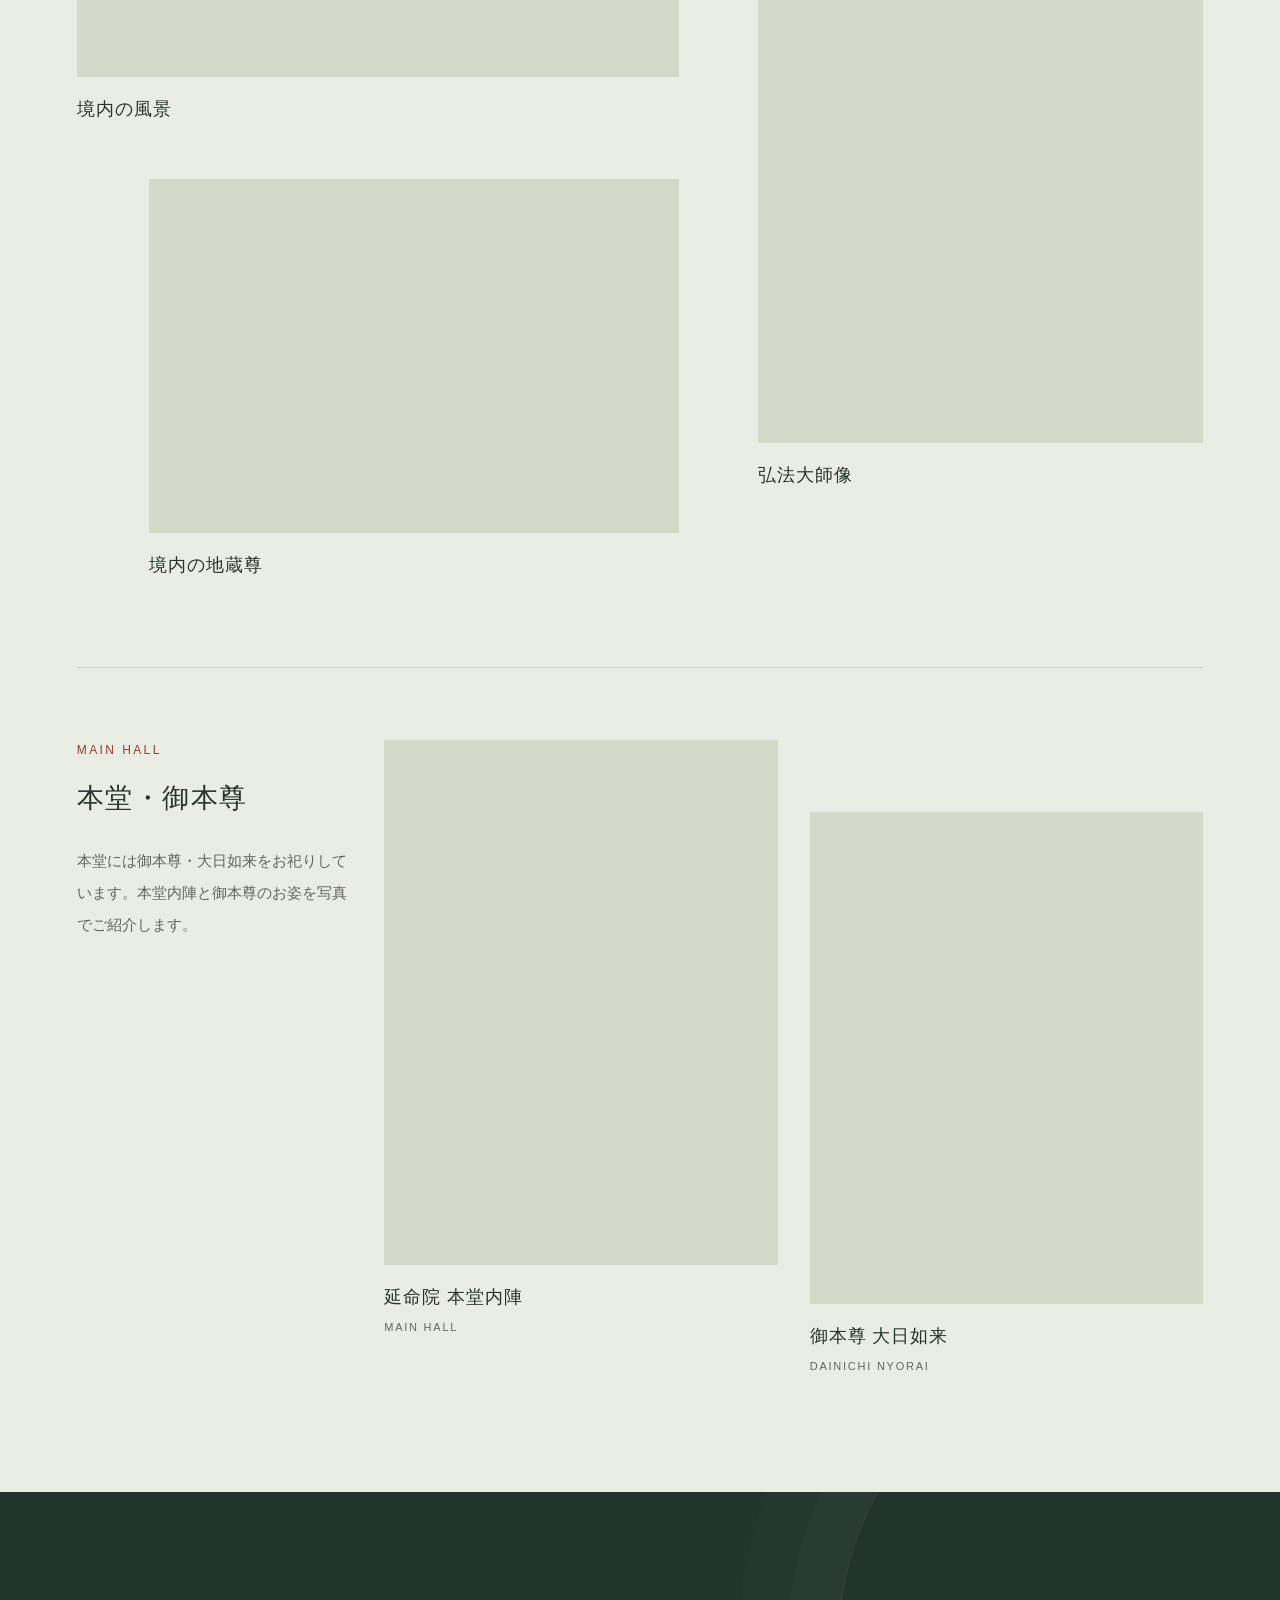
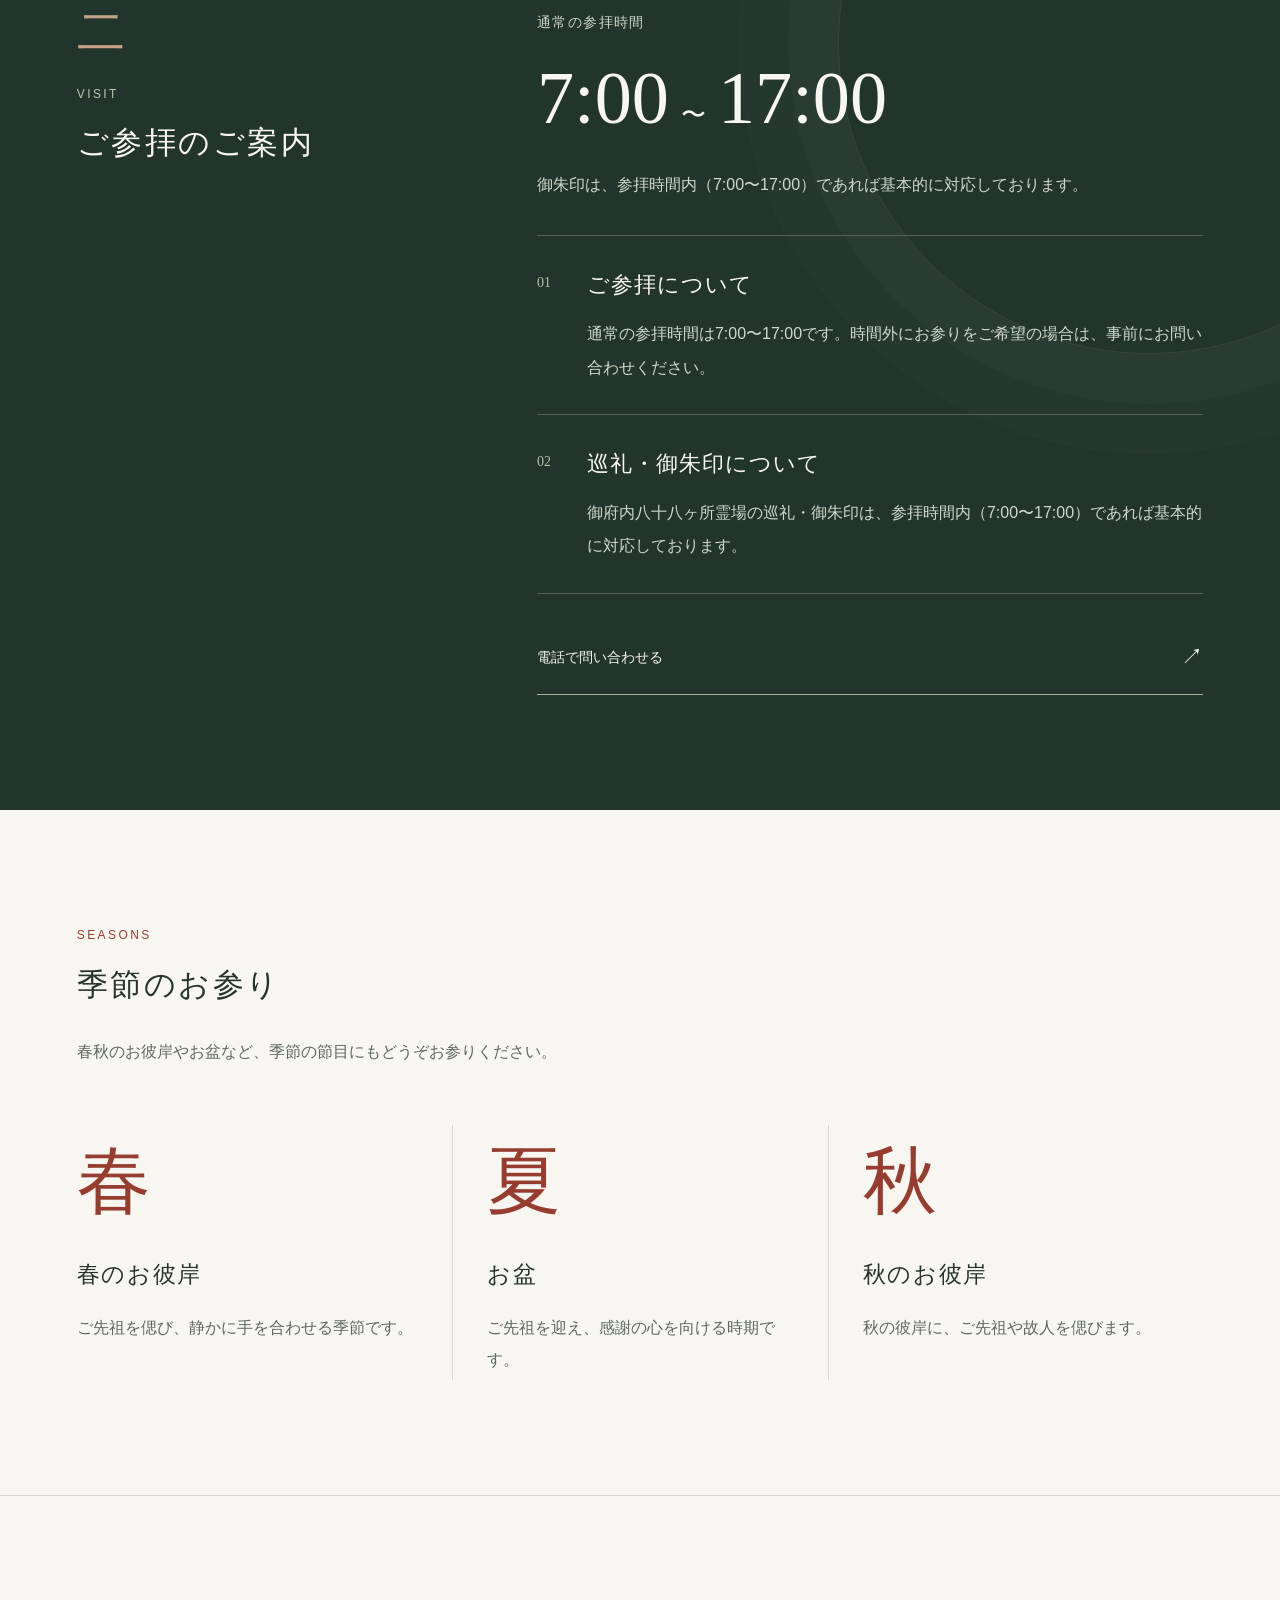
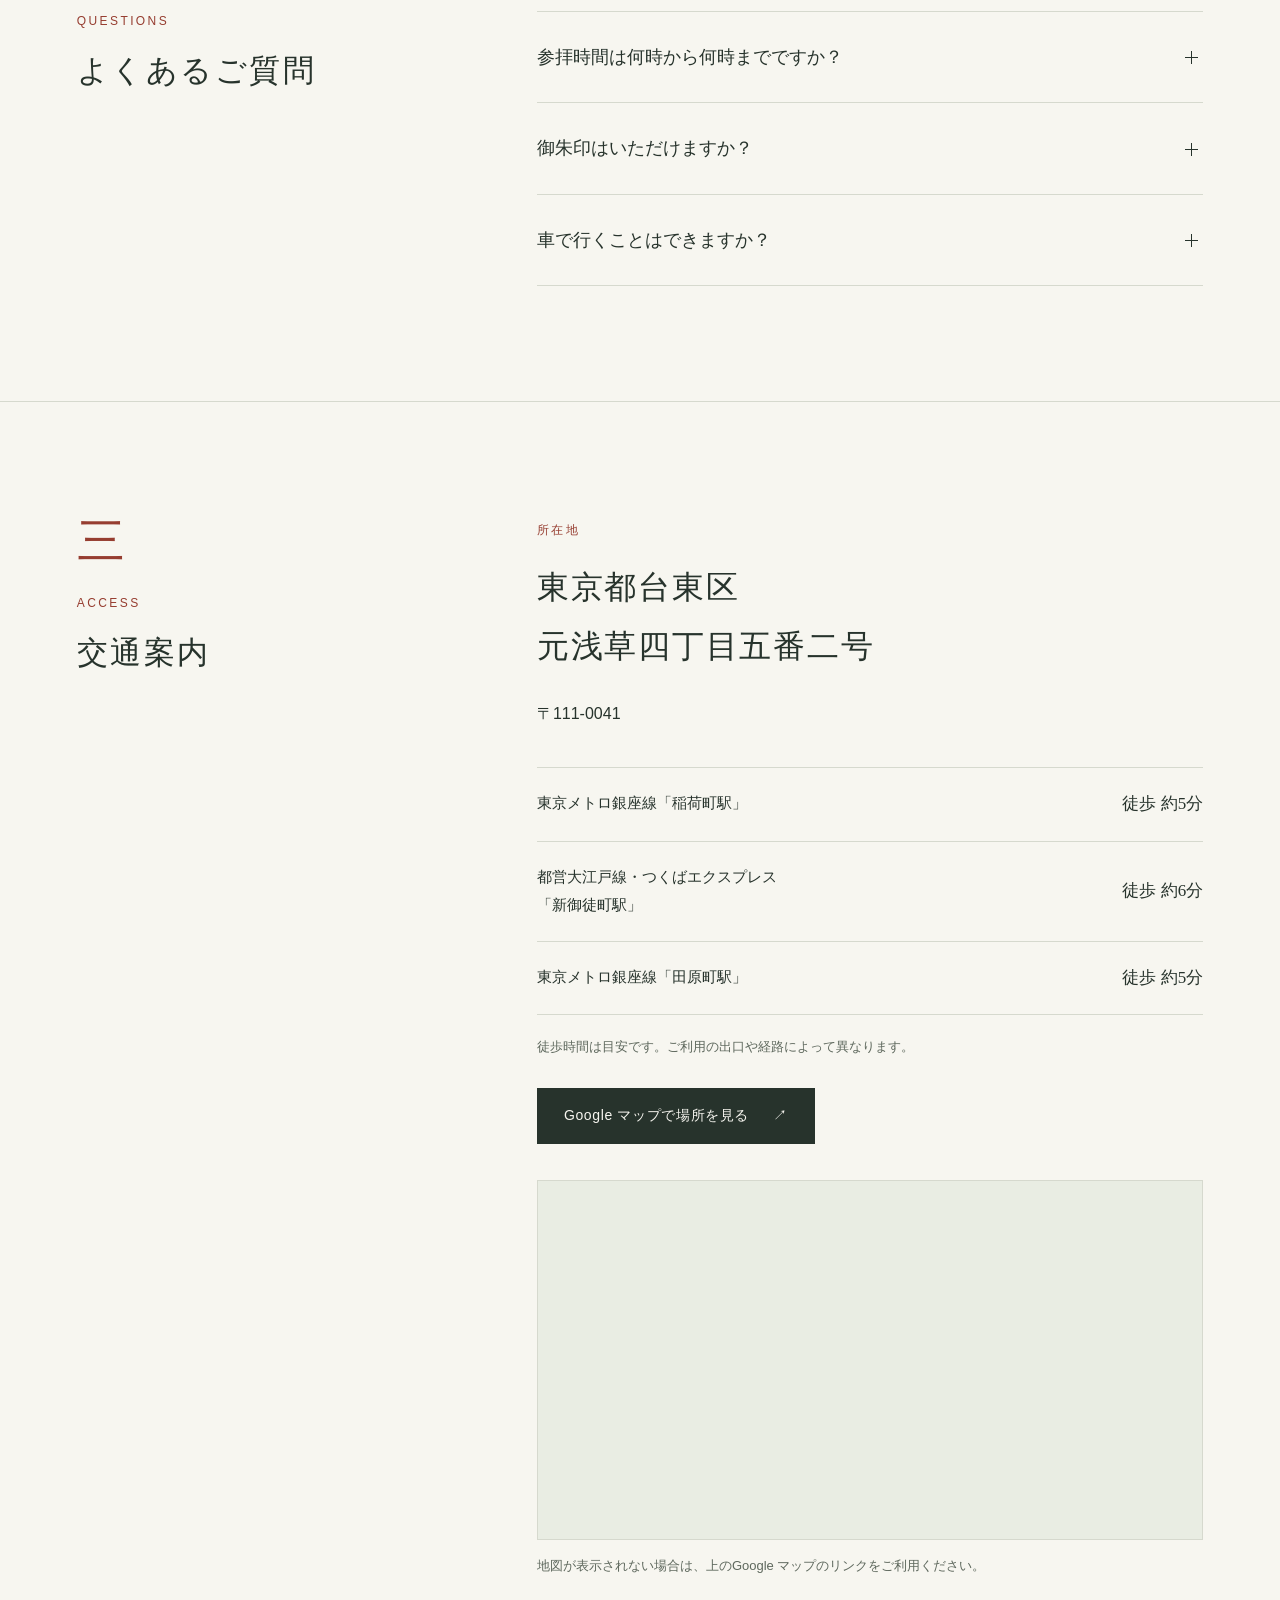
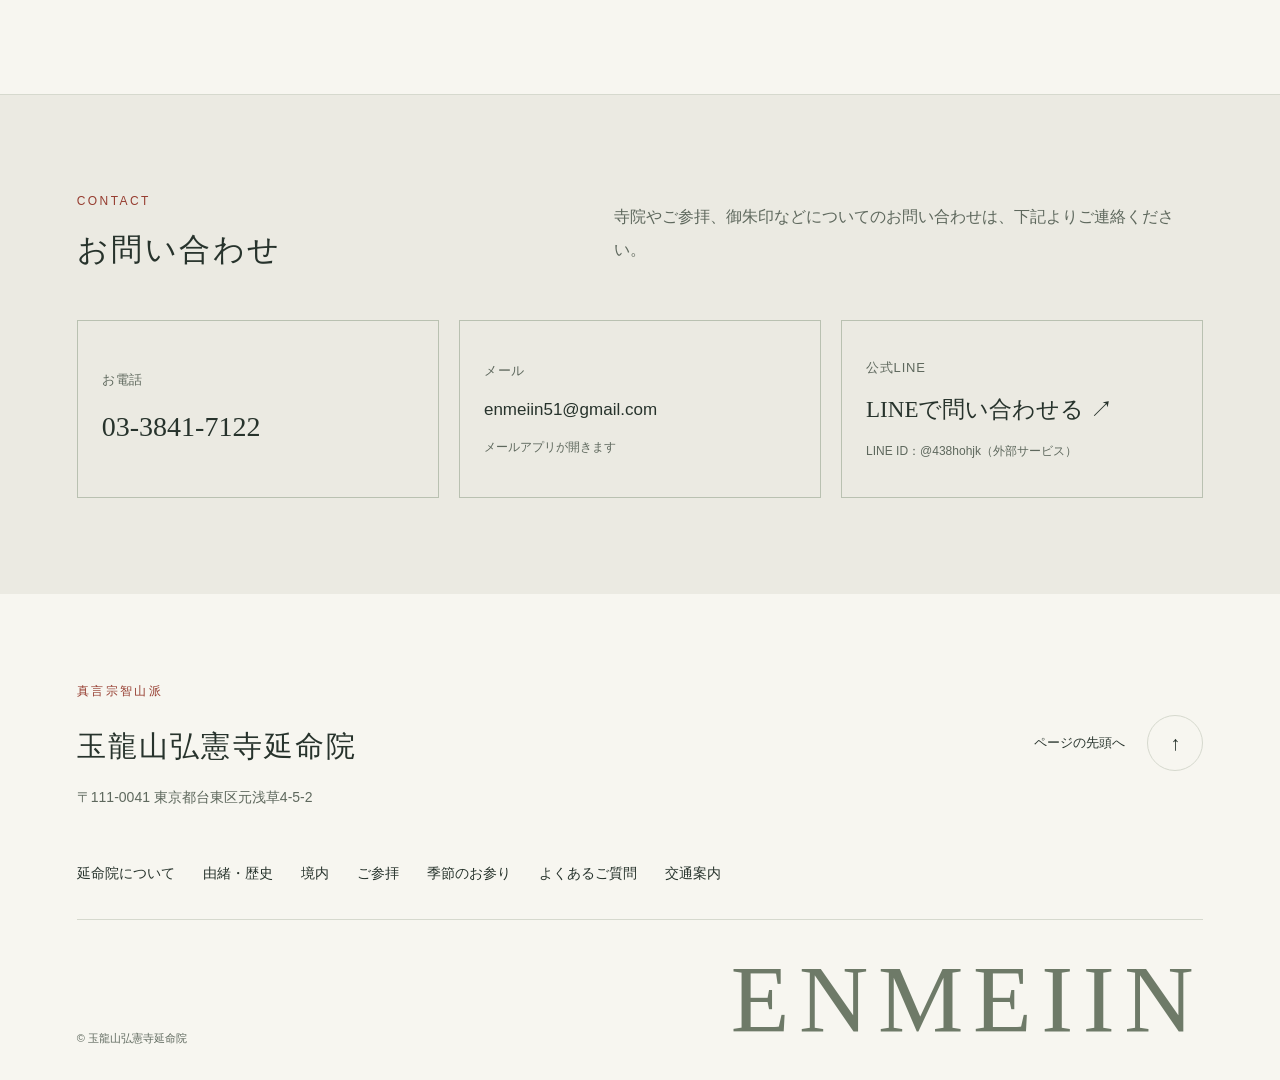
<file: renewal/index.html>
<!doctype html><html lang="ja"><head><meta charset="utf-8"><meta name="viewport" content="width=device-width,initial-scale=1"><title>玉龍山弘憲寺延命院｜ページ移転のご案内</title><meta name="robots" content="noindex,follow"><meta http-equiv="refresh" content="0;url=../"><link rel="canonical" href="https://gyokuryuzanenmeiin.com/"></head><body><p>玉龍山弘憲寺延命院のホームページは<a href="../">トップページ</a>へ移動しました。</p></body></html>
</file>
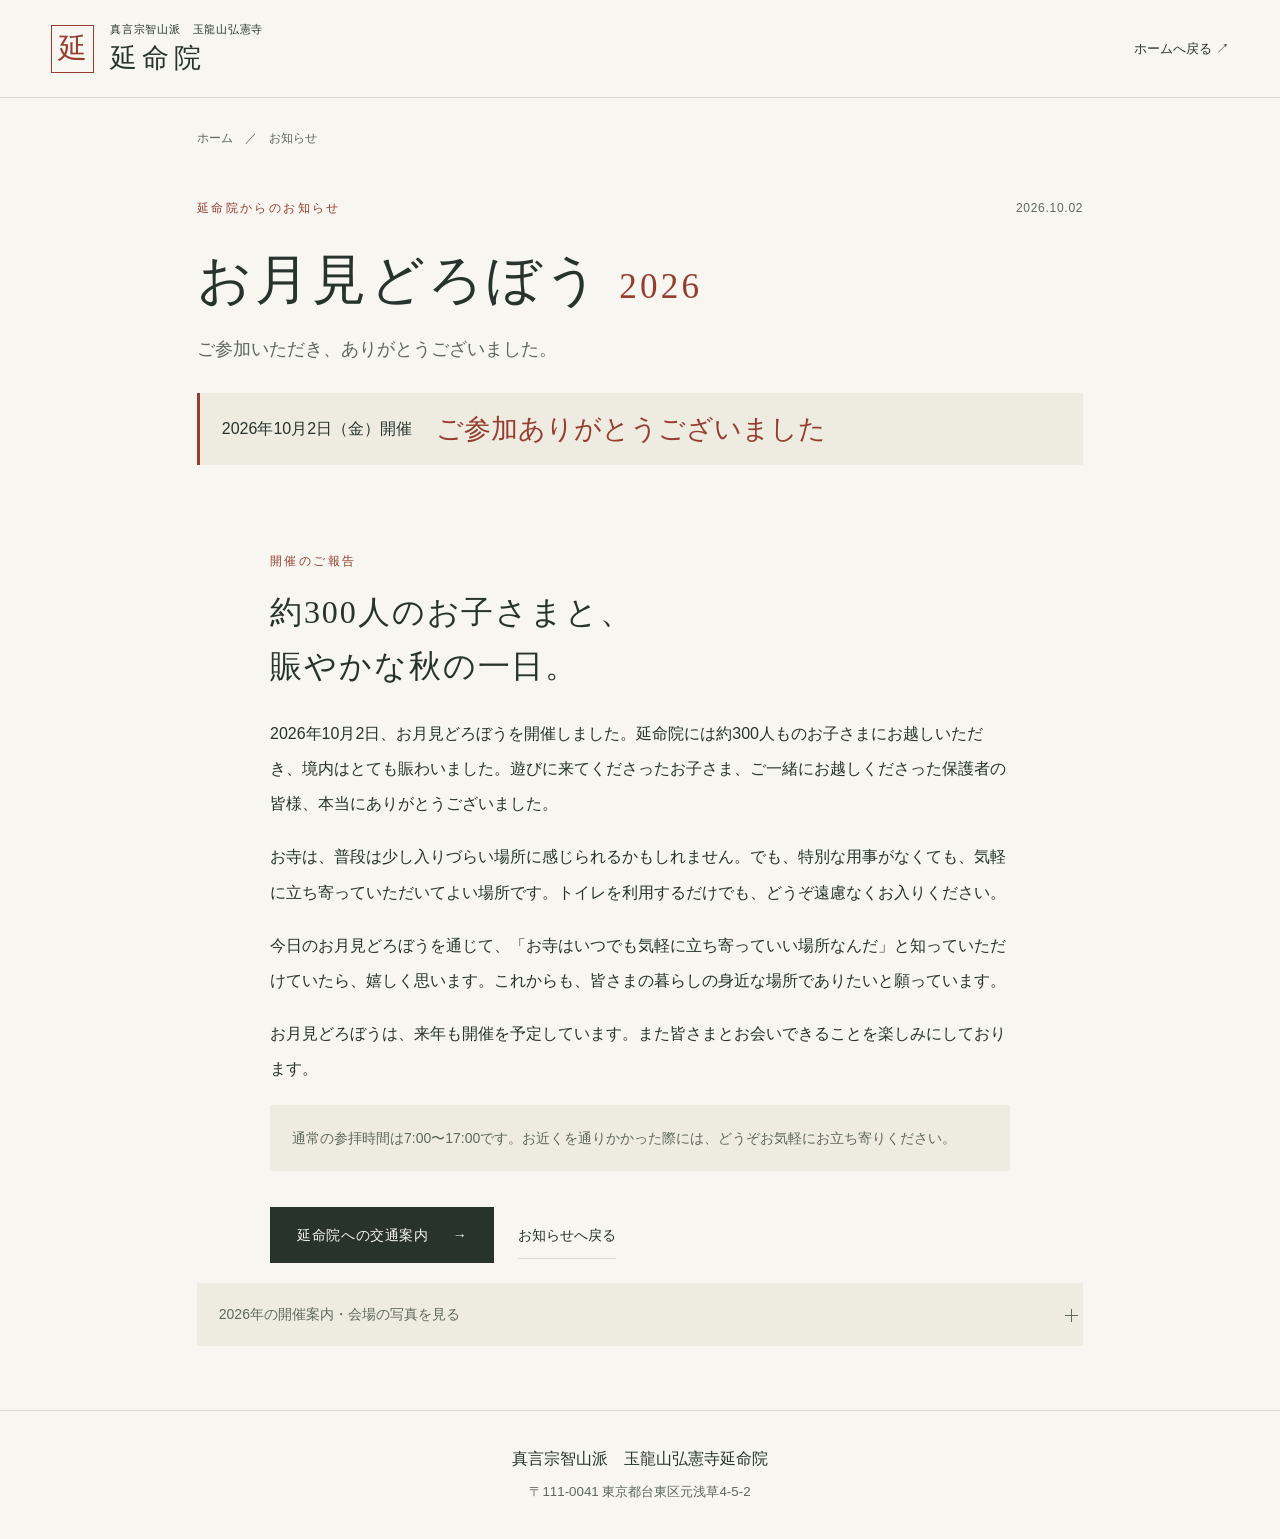
<file: news/20261002-otsukimi.html>
<!doctype html>
<html lang="ja">
<head>
<meta charset="utf-8">
<meta name="viewport" content="width=device-width, initial-scale=1">
<meta name="theme-color" content="#22352c">
<title>お月見どろぼう 2026｜開催のご報告｜延命院</title>
<meta name="description" content="2026年10月2日に開催したお月見どろぼうのご報告。延命院には約300人のお子さまが訪れ、とても賑わいました。ご参加へのお礼と、お寺を身近に感じていただきたいという思いをお伝えします。">
<link rel="canonical" href="https://gyokuryuzanenmeiin.com/news/20261002-otsukimi.html">
<meta property="og:type" content="article">
<meta property="og:title" content="お月見どろぼう 2026｜開催のご報告｜延命院">
<meta property="og:description" content="約300人のお子さまで賑わった、延命院のお月見どろぼう。ご参加いただいた皆さま、ありがとうございました。">
<meta property="og:url" content="https://gyokuryuzanenmeiin.com/news/20261002-otsukimi.html">
<meta property="og:image" content="https://gyokuryuzanenmeiin.com/assets/events/20261002/poster.webp">
<meta property="og:image:alt" content="お月見どろぼう 10月2日（金）15:00〜20:00の案内チラシ">
<meta property="og:locale" content="ja_JP">
<meta name="twitter:card" content="summary_large_image">
<link rel="stylesheet" href="../styles.css?v=20261002-news2">
</head>
<body id="top">
<a class="skip" href="#main">本文へ移動</a>
<header class="header event-header">
<a class="brand" href="../" aria-label="玉龍山弘憲寺延命院 トップ"><span class="brand-seal" aria-hidden="true">延</span><span><small>真言宗智山派　玉龍山弘憲寺</small><strong>延命院</strong></span></a>
<a class="event-home" href="../">ホームへ戻る ↗</a>
</header>
<main id="main" class="event-article">
<nav class="event-breadcrumb" aria-label="現在の位置"><a href="../">ホーム</a><span aria-hidden="true">／</span><a href="../#news">お知らせ</a></nav>
<article>
<header class="event-title">
<p class="eyebrow">延命院からのお知らせ <time datetime="2026-10-02">2026.10.02</time></p>
<h1>お月見どろぼう <span>2026</span></h1>
<p class="event-subtitle">ご参加いただき、ありがとうございました。</p>
<div class="event-dateline"><span>2026年10月2日（金）開催</span><strong>ご参加ありがとうございました</strong></div>
</header>
<div class="event-reading">
<section class="event-story" aria-labelledby="event-report-title">
<p class="eyebrow">開催のご報告</p>
<h2 id="event-report-title">約300人のお子さまと、<br>賑やかな秋の一日。</h2>
<p>2026年10月2日、お月見どろぼうを開催しました。延命院には約300人ものお子さまにお越しいただき、境内はとても賑わいました。遊びに来てくださったお子さま、ご一緒にお越しくださった保護者の皆様、本当にありがとうございました。</p>
<p>お寺は、普段は少し入りづらい場所に感じられるかもしれません。でも、特別な用事がなくても、気軽に立ち寄っていただいてよい場所です。トイレを利用するだけでも、どうぞ遠慮なくお入りください。</p>
<p>今日のお月見どろぼうを通じて、「お寺はいつでも気軽に立ち寄っていい場所なんだ」と知っていただけていたら、嬉しく思います。これからも、皆さまの暮らしの身近な場所でありたいと願っています。</p>
<p>お月見どろぼうは、来年も開催を予定しています。また皆さまとお会いできることを楽しみにしております。</p>
<p class="event-note">通常の参拝時間は7:00〜17:00です。お近くを通りかかった際には、どうぞお気軽にお立ち寄りください。</p>
</section>
<div class="event-bottom"><a class="button" href="../#access">延命院への交通案内 <span aria-hidden="true">→</span></a><a class="text-link" href="../#news">お知らせへ戻る</a></div>
</div>
<details class="event-archive">
<summary class="event-note">2026年の開催案内・会場の写真を見る</summary>
<figure class="event-poster"><a href="../assets/events/20261002/poster.webp"><img src="../assets/events/20261002/poster.webp" width="1248" height="702" alt="お月見どろぼうの案内チラシ。10月2日金曜日15時から20時、台東区の8か所のお寺で開催" fetchpriority="high"></a><figcaption>画像を押すと、チラシを大きくご覧いただけます。</figcaption></figure>
<div class="event-reading">
<section class="event-story" aria-labelledby="event-about">
<p class="eyebrow">秋のまちと、お寺と。</p>
<h2 id="event-about">お菓子をきっかけに、<br>お寺へ遊びに来ませんか。</h2>
<p>「お月見どろぼう」は、お月見のお供えを子どもたちがもらい歩く風習にちなんだ行事です。今年も台東区の8か所のお寺で、子どもたちを迎えます。</p>
<p>延命院でも、本堂前にお菓子とお月見の飾りをご用意しました。お寺ごとのミッションやスタンプラリーを楽しみながら、いつもとは少し違うお寺の時間をお過ごしください。</p>
</section>
<figure class="event-scene"><img src="../assets/events/20261002/hall.webp" width="1200" height="900" alt="ススキと月の飾り、お菓子を用意した延命院の本堂前" loading="lazy"><figcaption>延命院の本堂前でお待ちしています。</figcaption></figure>
<section class="event-overview" aria-labelledby="event-info">
<p class="eyebrow">開催概要</p><h2 id="event-info">ご参加の前に</h2>
<dl>
<div><dt>日時</dt><dd>2026年10月2日（金）<br><strong>15:00〜20:00</strong><small>お菓子がなくなり次第、終了となります。</small></dd></div>
<div><dt>延命院の会場</dt><dd>延命院 本堂前<br>東京都台東区元浅草4-5-2<br><a href="../#access">交通案内を見る →</a></dd></div>
<div><dt>参加寺院</dt><dd>正福院・誓教寺・延命院・最尊寺・了源寺・仙蔵寺・厳念寺・龍宝寺</dd></div>
<div><dt>スタンプシート</dt><dd>地図付きのシートを各寺院でお受け取りいただけます。</dd></div>
</dl>
<p class="event-note">この催しの開催時間は、通常の参拝時間（7:00〜17:00）とは異なります。</p>
</section>
<section class="event-how" aria-labelledby="event-join"><p class="eyebrow">参加のしかた</p><h2 id="event-join">お寺めぐりを楽しもう</h2>
<ol>
<li><h3>お寺でシートを受け取る</h3><p>地図を見ながら、参加しているお寺を訪ねてみてください。</p></li>
<li><h3>ミッションに挑戦する</h3><p>それぞれのお寺の案内を見て、「どろぼうミッション」に挑戦しましょう。</p></li>
<li><h3>お菓子をもらう</h3><p>延命院のお菓子は、1人1つずつ。会場の掲示に沿ってお楽しみください。</p></li>
</ol>
<p class="event-note">小さなお子さまは保護者の方とご一緒に。お寺の間を移動するときは、車や自転車に気をつけてお越しください。</p>
</section>
<section class="event-map" aria-labelledby="event-map-title">
<p class="eyebrow">お寺めぐりの道案内</p><h2 id="event-map-title">おかし探索マップ</h2>
<p>参加する8か所のお寺を地図でご覧いただけます。延命院は、地図の「③」です。</p>
<figure class="event-scene"><a href="../assets/events/20261002/map.jpg" target="_blank" rel="noopener noreferrer" aria-label="おかし探索マップを大きく見る（新しいタブ）"><img src="../assets/events/20261002/map.jpg" width="849" height="1200" alt="2026年おかし探索マップ。①正福院、②誓教寺、③延命院、④最尊寺、⑤了源寺、⑥仙蔵寺、⑦厳念寺、⑧龍宝寺の位置とトイレの案内" loading="lazy"></a><figcaption>画像を押すと、別のタブで大きく表示できます。延命院は地図の③をご覧ください。</figcaption></figure>
</section>
<section class="event-missions" aria-labelledby="event-missions-title">
<p class="eyebrow">ミッションとスタンプ</p><h2 id="event-missions-title">それぞれのお寺で、小さな挑戦を。</h2>
<p>お寺ごとに異なるミッションが用意されています。下の一覧で確認しながら、お寺めぐりをお楽しみください。</p>
<p class="event-note"><strong>延命院のミッション</strong><br>参道の右側にいらっしゃるお大師さまに、手を合わせましょう。</p>
<figure class="event-scene"><a href="../assets/events/20261002/missions.jpg" target="_blank" rel="noopener noreferrer" aria-label="8か所のお寺のミッション一覧を大きく見る（新しいタブ）"><img src="../assets/events/20261002/missions.jpg" width="849" height="1200" alt="ミッションクリアでお菓子をゲット。8か所のお寺の紹介、どろぼうミッション、スタンプ欄を載せた参加シート" loading="lazy"></a><figcaption>画像を押すと、別のタブで大きく表示できます。スタンプシートは各寺院でお受け取りください。</figcaption></figure>
</section>
<section class="event-venue" aria-labelledby="event-photos"><p class="eyebrow">延命院の会場から</p><h2 id="event-photos">お迎えの準備ができました</h2>
<div class="event-photo-pair">
<figure><a href="../assets/events/20261002/entrance.webp"><img src="../assets/events/20261002/entrance.webp" width="900" height="1200" alt="お月見どろぼうの案内看板を置いた延命院の入口" loading="lazy"></a><figcaption>入口の看板を目印にお入りください。</figcaption></figure>
<figure><a href="../assets/events/20261002/sweets.webp"><img src="../assets/events/20261002/sweets.webp" width="1200" height="900" alt="本堂前のかごに並ぶお菓子とミッションの用意" loading="lazy"></a><figcaption>お菓子とミッションをご用意しています。</figcaption></figure>
</div>
</section>
<div class="event-bottom"><a class="button" href="../#access">延命院への交通案内 <span aria-hidden="true">→</span></a><a class="text-link" href="../#news">お知らせへ戻る</a></div>
</div>
</details>
</article>
</main>
<footer class="event-footer"><p>真言宗智山派　玉龍山弘憲寺延命院</p><small>〒111-0041 東京都台東区元浅草4-5-2</small></footer>
</body>
</html>
</file>
<file: styles.css>
/* Enmeiin — quiet typography, generous space, and progressive motion.
   Text, photograph files, section order, and native links remain in index.html. */
:root {
  --paper: #f7f6f0;
  --ink: #27332c;
  --muted: #5e685d;
  --red: #963d30;
  --line: #d6d9ce;
  --forest: #22352c;
  --gutter: clamp(24px, 6vw, 88px);
  --page: 1320px;
  --anchor-offset: 118px;
  --serif: "Yu Mincho", "Hiragino Mincho ProN", "Noto Serif CJK JP", "Noto Serif JP", serif;
  --sans: "Hiragino Kaku Gothic ProN", "Yu Gothic", "Noto Sans CJK JP", Meiryo, sans-serif;
  --latin: Georgia, "Times New Roman", var(--serif);
  --ease: cubic-bezier(.22, 1, .36, 1);
}
* { box-sizing: border-box; }
html { scroll-behavior: smooth; scroll-padding-top: var(--anchor-offset); }
body {
  margin: 0;
  background: var(--paper);
  color: var(--ink);
  font: 16px/2 var(--sans);
  -webkit-text-size-adjust: 100%;
  overflow-wrap: break-word;
}
::selection { background: #e7cfc1; color: var(--ink); }
a { color: inherit; text-decoration: none; }
button, input, textarea, select { font: inherit; }
a, summary { -webkit-tap-highlight-color: rgba(150, 61, 48, .12); }
a:focus-visible, summary:focus-visible {
  outline: 3px solid var(--red);
  outline-offset: 5px;
}
img { display: block; max-width: 100%; height: auto; }
figure, p, h1, h2, h3, h4, dl, dd { margin: 0; }
h1, h2, h3, h4 { font-family: var(--serif); font-weight: 500; }
main, section, .section-content, .hero-intro { min-width: 0; }
.sr-only {
  position: absolute;
  width: 1px; height: 1px;
  padding: 0; margin: -1px;
  overflow: hidden; clip: rect(0, 0, 0, 0);
  white-space: nowrap; border: 0;
}
.skip {
  position: fixed; top: 12px; left: 16px; z-index: 50;
  padding: 12px 20px; background: var(--paper);
  border: 1px solid var(--red);
  transform: translateY(-180%);
}
.skip:focus { transform: none; }
.eyebrow {
  font: 12px/1.8 var(--sans);
  letter-spacing: .2em;
  color: var(--red);
}
.header {
  position: sticky; top: 0; z-index: 20;
  display: flex; align-items: center; justify-content: space-between;
  gap: 28px;
  min-height: 98px;
  padding: 18px clamp(24px, 4vw, 64px);
  background: rgba(247, 246, 240, .97);
  border-bottom: 1px solid var(--line);
  transition: box-shadow .4s ease, background .4s ease;
}
.header[data-scrolled="true"] {
  background: #f7f6f0;
  box-shadow: 0 6px 24px rgba(39, 51, 44, .055);
}
.header::after {
  content: "";
  position: absolute; left: 0; right: 0; bottom: -1px;
  height: 2px;
  background: var(--red);
  transform: scaleX(var(--read-progress, 0));
  transform-origin: left;
  pointer-events: none;
}
.brand { display: inline-flex; align-items: center; gap: 16px; flex-shrink: 0; }
.brand-seal {
  display: grid; place-items: center;
  width: 43px; height: 48px;
  border: 1px solid var(--red);
  color: var(--red);
  font: 29px/1 var(--serif);
}
.brand small { display: block; font: 11px/1.8 var(--sans); letter-spacing: .07em; }
.brand strong { display: block; font: 27px/1.4 var(--serif); letter-spacing: .18em; }
.header nav { display: flex; align-items: center; gap: clamp(14px, 1.7vw, 28px); }
.header nav a {
  position: relative; display: inline-flex; align-items: center;
  min-height: 44px;
  white-space: nowrap;
  font: 14px/1.6 var(--sans);
}
.header nav a::after {
  content: ""; position: absolute; left: 0; right: 0; bottom: 4px;
  height: 1px; background: var(--red);
  transform: scaleX(0); transform-origin: left;
  transition: transform .35s var(--ease);
}
.header nav a[aria-current="location"] { color: var(--red); }
.header nav a[aria-current="location"]::after { transform: scaleX(1); }
.header .nav-contact { padding-left: 22px; border-left: 1px solid var(--line); }
.hero {
  position: relative; isolation: isolate;
  display: grid;
  grid-template-columns: minmax(0, 1.25fr) minmax(250px, .75fr);
  gap: 44px 7%;
  align-items: center;
  max-width: var(--page);
  margin: 0 auto;
  padding: clamp(64px, 7vw, 112px) var(--gutter) 28px;
}
.hero-intro > .eyebrow { display: flex; align-items: center; gap: 20px; }
.hero-intro > .eyebrow::before { content: ""; width: 36px; height: 1px; background: var(--red); }
.hero-message {
  margin: 32px 0 26px;
  font: 500 clamp(25px, 2.65vw, 38px)/1.95 var(--serif);
  letter-spacing: .085em;
}
.hero-description { max-width: 550px; color: var(--muted); font-size: 15px; line-height: 2.1; }
.hero-actions { display: flex; align-items: center; flex-wrap: wrap; gap: 20px 32px; margin-top: 36px; }
.button {
  position: relative; display: inline-flex; align-items: center; justify-content: center;
  gap: 24px; min-height: 56px; max-width: 100%;
  padding: 14px 26px;
  border: 1px solid var(--ink);
  background: var(--ink); color: var(--paper);
  font: 14px/1.8 var(--sans); letter-spacing: .045em;
  transition: background .3s ease, border-color .3s ease, transform .4s var(--ease);
}
.text-link, .light-link { display: inline-flex; align-items: center; gap: 30px; min-height: 48px; font-size: 14px; }
.text-link { border-bottom: 1px solid var(--line); }
.text-link span, .light-link span, .button > span[aria-hidden] { transition: transform .4s var(--ease); }
.temple-title {
  position: relative;
  grid-column: 2; grid-row: 1 / span 2;
  display: grid; grid-template-columns: auto auto auto;
  gap: 22px;
  justify-self: center; align-items: start;
  padding: 16px 0 30px;
}
.temple-title::before, .temple-title::after {
  content: ""; position: absolute; z-index: -1;
  top: 50%; left: 50%; width: clamp(270px, 30vw, 390px); aspect-ratio: 1;
  border: 1px solid rgba(107, 124, 98, .15);
  border-radius: 50%;
  transform: translate(-50%, -52%);
  pointer-events: none;
}
.temple-title::after { width: clamp(290px, 32vw, 418px); border-color: rgba(107, 124, 98, .075); }
.temple-title > p {
  grid-column: 3; grid-row: 1;
  writing-mode: vertical-rl;
  font: 15px/1.8 var(--serif);
  letter-spacing: .2em;
  padding-top: 12px;
}
.temple-title h1 {
  grid-column: 2; grid-row: 1;
  writing-mode: vertical-rl;
  font: 500 clamp(80px, 8.4vw, 114px)/1.15 var(--serif);
  letter-spacing: .17em;
  white-space: nowrap;
}
.seal {
  grid-column: 1; grid-row: 1;
  align-self: end;
  margin-bottom: 18px;
  padding: 8px 7px;
  border: 3px double var(--red);
  color: var(--red);
  font: 13px/1.65 var(--serif);
  letter-spacing: .03em;
  white-space: nowrap;
  transform: rotate(-4deg);
}
.hero-hours {
  display: flex; align-items: baseline; flex-wrap: wrap;
  gap: 3px 16px;
  grid-column: 1;
  padding-top: 22px; border-top: 1px solid var(--line);
  font-size: 13px;
}
.hero-hours strong { font: 29px/1.5 var(--latin); letter-spacing: .02em; font-variant-numeric: lining-nums; }
.hero-hours > span { font-size: 12px; color: var(--muted); }
.hero-foot {
  grid-column: 1 / -1;
  display: flex; justify-content: space-between; flex-wrap: wrap;
  gap: 8px 24px;
  margin-top: 8px; padding-top: 25px;
  border-top: 1px solid var(--line);
  font: 11px/1.8 var(--sans); letter-spacing: .11em; color: var(--muted);
}
.gate-photo { max-width: var(--page); margin: 0 auto; padding: 0 var(--gutter); }
.gate-photo img { width: 100%; height: auto; background: #d9ded0; }
.gate-photo figcaption {
  display: flex; align-items: center; justify-content: flex-end; gap: 18px;
  padding-top: 17px; font: 12px/1.8 var(--sans); letter-spacing: .06em; color: var(--muted);
}
.gate-photo figcaption::before { content: ""; width: 32px; height: 1px; background: var(--line); }
.section {
  display: grid;
  grid-template-columns: minmax(0, .7fr) minmax(0, 1.3fr);
  align-items: start; column-gap: 9%;
  max-width: var(--page); margin: 0 auto;
  padding: clamp(80px, 9vw, 144px) var(--gutter);
}
.section-heading { min-width: 0; }
.section > .section-heading { position: sticky; top: calc(var(--anchor-offset) + 28px); }
.number { display: block; margin-bottom: 28px; color: var(--red); font: 48px/1 var(--serif); }
.section-heading h2, .contact h2 {
  margin-top: 13px;
  font-size: clamp(25px, 2.4vw, 33px); line-height: 1.65; letter-spacing: .08em;
}
.section-content > h3 {
  margin: 0 0 30px;
  font-size: clamp(26px, 2.5vw, 35px); line-height: 1.85; letter-spacing: .055em;
}
.section-content > p { margin-top: 20px; line-height: 2.2; }
.facts { margin-top: 46px; border-top: 1px solid var(--line); }
.facts > div { display: grid; grid-template-columns: 6em minmax(0, 1fr); gap: 20px; padding: 21px 0; border-bottom: 1px solid var(--line); }
.facts dt { font-size: 14px; color: var(--muted); }
.facts dd { font: 17px/1.9 var(--serif); letter-spacing: .025em; }
.history-section { border-top: 1px solid var(--line); }
.history-timeline { position: relative; margin: 44px 0 28px; }
.history-timeline > div {
  position: relative; display: grid;
  grid-template-columns: 112px minmax(0, 1fr); gap: 26px;
  padding: 4px 0 34px 25px;
  border-left: 1px solid var(--line);
}
.history-timeline > div:last-child { padding-bottom: 8px; }
.history-timeline > div::before {
  content: ""; position: absolute; left: -4px; top: 14px;
  width: 7px; height: 7px; background: var(--red);
  border-radius: 50%; box-shadow: 0 0 0 6px var(--paper);
}
.history-timeline dt { color: var(--red); font-size: 13px; padding-top: 2px; }
.history-timeline strong { font: 21px/1.7 var(--serif); }
.history-timeline p { margin-top: 10px; color: var(--muted); line-height: 2; }
.history-sources { border-top: 1px solid var(--line); border-bottom: 1px solid var(--line); }
.history-sources summary { padding: 18px 36px 18px 0; font-size: 14px; }
.history-sources p { margin: 0 0 18px; color: var(--muted); font-size: 14px; line-height: 2; }
.history-sources a { text-decoration: underline; text-underline-offset: 4px; }
.wide-section { max-width: var(--page); margin: 0 auto; padding: clamp(80px, 9vw, 144px) var(--gutter); }
.grounds-section { background: #e9ede3; border-top: 1px solid #dce1d4; }
.grounds-grid {
  display: grid; grid-template-columns: minmax(0, 1.15fr) minmax(0, .85fr);
  gap: 54px 7%; align-items: start; margin-top: 54px;
}
.grounds-grid figure { min-width: 0; }
.grounds-grid img { width: 100%; height: auto; background: #d4daca; }
.grounds-grid figcaption {
  padding-top: 16px; font: 18px/1.8 var(--serif); letter-spacing: .055em;
}
.grounds-grid figcaption span { display: block; margin-top: 5px; color: var(--muted); font: 11px/1.8 var(--sans); letter-spacing: .16em; }
.grounds-portrait { grid-column: 2; grid-row: 1 / span 2; margin-top: 100px; }
.grounds-grid > figure:nth-child(3) { width: 88%; justify-self: end; }
.hondo-feature {
  grid-column: 1 / -1;
  display: grid; grid-template-columns: minmax(0, .7fr) minmax(0, 1fr) minmax(0, 1fr);
  align-items: start; gap: 32px;
  margin-top: 32px; padding-top: 72px; border-top: 1px solid #cbd3c2;
}
.hondo-copy { position: sticky; top: calc(var(--anchor-offset) + 28px); }
.hondo-copy h3 { margin: 12px 0 22px; font-size: 27px; line-height: 1.8; letter-spacing: .055em; }
.hondo-copy p:not(.eyebrow) { color: var(--muted); font-size: 15px; line-height: 2.15; }
.hondo-photo:last-child { margin-top: 72px; }
.visit { position: relative; isolation: isolate; overflow: clip; background: var(--forest); color: var(--paper); }
.visit::before {
  content: ""; position: absolute; right: -180px; top: -160px; z-index: -1;
  width: 620px; height: 620px; border: 1px solid rgba(245, 246, 232, .08); border-radius: 50%;
  box-shadow: 0 0 0 50px rgba(245, 246, 232, .02), 0 0 0 100px rgba(245, 246, 232, .015);
  pointer-events: none;
}
.visit .number { color: #c4a285; }
.visit .eyebrow { color: #bac8ae; }
.visiting-hours { padding-bottom: 34px; border-bottom: 1px solid #536353; }
.visiting-hours > p:first-child { color: #ced7c7; font-size: 14px; letter-spacing: .1em; }
.visiting-hours > strong {
  display: flex; align-items: baseline; flex-wrap: wrap; gap: 12px;
  margin: 12px 0 20px;
  font: clamp(44px, 5.8vw, 78px)/1.35 var(--latin); font-variant-numeric: lining-nums; white-space: nowrap;
}
.visiting-hours strong span { font: 25px/1.5 var(--serif); }
.visiting-hours > p:last-child { font-size: 16px; line-height: 2.1; color: #d0d8ca; }
.visit-row { display: grid; grid-template-columns: 28px minmax(0, 1fr); gap: 22px; padding: 30px 0; border-bottom: 1px solid #536353; }
.visit-row > span { padding-top: 3px; color: #b4c5a4; font: 14px/2 var(--latin); }
.visit-row h4 { margin-bottom: 12px; font-size: 22px; line-height: 1.75; letter-spacing: .045em; }
.visit-row p { color: #d0d8ca; line-height: 2.1; }
.light-link { display: flex; justify-content: space-between; margin-top: 26px; padding: 15px 0; border-bottom: 1px solid #a4b397; }
.light-link span { font-size: 22px; }
.visit a:focus-visible { outline-color: #f7f6f0; }
.season-section { border-bottom: 1px solid var(--line); }
.section-lead { margin-top: 25px; color: var(--muted); font-size: 16px; line-height: 2.1; }
.seasons { display: grid; grid-template-columns: repeat(3, minmax(0, 1fr)); margin-top: 56px; }
.seasons > div { padding: 12px 34px 4px; border-left: 1px solid var(--line); }
.seasons > div:first-child { padding-left: 0; border-left: 0; }
.seasons > div:last-child { padding-right: 0; }
.seasons span { display: block; color: var(--red); font: 74px/1.2 var(--serif); }
.seasons h3 { margin: 26px 0 14px; font-size: 23px; letter-spacing: .07em; }
.seasons p { color: var(--muted); line-height: 2; }
.faq-section { border-bottom: 1px solid var(--line); }
.faq-list { border-top: 1px solid var(--line); }
.faq-list details { border-bottom: 1px solid var(--line); }
summary { position: relative; cursor: pointer; list-style: none; }
summary::-webkit-details-marker { display: none; }
summary::before, summary::after {
  content: ""; position: absolute; right: 5px; top: 50%;
  width: 13px; height: 1px; background: currentColor;
  transition: transform .3s var(--ease);
}
summary::after { transform: rotate(90deg); }
details[open] > summary::after { transform: rotate(0deg); }
details[open] > summary { color: var(--red); }
.faq-list summary { padding: 28px 42px 28px 0; font: 18px/1.9 var(--serif); }
.faq-list details p { padding: 0 30px 28px 0; color: var(--muted); font-size: 16px; line-height: 2.1; }
.access .section-content > .eyebrow { margin-top: 0; }
.access .address { margin: 14px 0 10px; font-size: clamp(26px, 2.5vw, 35px); }
.stations { margin: 36px 0 18px; border-top: 1px solid var(--line); }
.stations > div { display: grid; grid-template-columns: minmax(0, 1fr) auto; gap: 24px; padding: 21px 0; border-bottom: 1px solid var(--line); }
.stations dt { font-size: 15px; line-height: 1.9; }
.stations dd { align-self: center; font: 17px/1.8 var(--serif); white-space: nowrap; }
.section-content > .note, .note { font-size: 13px; color: var(--muted); line-height: 1.9; }
.access .button { margin-top: 28px; }
.map-panel { margin-top: 36px; }
.map-panel iframe { display: block; width: 100%; height: 360px; border: 1px solid var(--line); background: #e9ede3; }
.map-panel .note { margin-top: 14px; }
.contact { padding: 96px max(var(--gutter), calc((100% - 1144px) / 2)); background: #ebeae2; border-top: 1px solid var(--line); }
.contact-heading { display: grid; grid-template-columns: minmax(0, .85fr) minmax(0, 1.15fr); gap: 0 9%; }
.contact-heading .eyebrow { grid-column: 1; }
.contact-heading h2 { grid-column: 1; }
.contact-heading > p:not(.eyebrow) { grid-column: 2; grid-row: 1 / span 2; align-self: center; color: var(--muted); line-height: 2.1; }
.contact-options { display: grid; grid-template-columns: repeat(3, minmax(0, 1fr)); gap: 20px; margin-top: 44px; }
.contact-options > a {
  display: flex; flex-direction: column; justify-content: center; gap: 12px;
  min-width: 0; min-height: 178px;
  padding: 26px 24px;
  border: 1px solid #b9c1b1;
  transition: background .35s ease, border-color .35s ease, transform .4s var(--ease);
}
.contact-options span { color: var(--muted); font: 13px/1.8 var(--sans); letter-spacing: .06em; }
.contact-options strong { font: 23px/1.65 var(--serif); overflow-wrap: anywhere; }
.contact-options > a:first-child strong { font: 28px/1.65 var(--latin); }
.contact-options .email-address { font: 17px/1.8 var(--sans); }
.contact-options small { color: var(--muted); font: 12px/1.8 var(--sans); }
footer { max-width: var(--page); margin: 0 auto; padding: 80px var(--gutter) 32px; }
.footer-main { display: flex; justify-content: space-between; align-items: center; gap: 40px; }
.footer-title { margin: 16px 0 12px; font: 29px/1.7 var(--serif); letter-spacing: .075em; }
footer address { color: var(--muted); font: normal 14px/2 var(--sans); }
.back-top { display: inline-flex; align-items: center; gap: 22px; font-size: 13px; white-space: nowrap; }
.back-top span { display: grid; place-items: center; width: 56px; height: 56px; border: 1px solid var(--line); border-radius: 50%; font-size: 20px; transition: background .3s ease, color .3s ease; }
.footer-nav { display: flex; flex-wrap: wrap; gap: 8px 28px; margin: 40px 0 32px; padding-bottom: 24px; border-bottom: 1px solid var(--line); font-size: 14px; }
.footer-nav a { display: inline-flex; align-items: center; min-height: 44px; }
.footer-bottom { display: flex; align-items: flex-end; justify-content: space-between; gap: 24px; }
.footer-bottom small { font: 11px/1.8 var(--sans); color: var(--muted); }
.footer-bottom > span { font: clamp(42px, 7.5vw, 100px)/1 var(--latin); letter-spacing: .1em; color: #6e7a68; }
.mobile-actions { display: none; }
@media (hover: hover) and (pointer: fine) {
  .header nav a:hover::after { transform: scaleX(1); }
  .header nav a:hover, .footer-nav a:hover { color: var(--red); }
  .button:hover { background: var(--red); border-color: var(--red); transform: translateY(-2px); }
  .text-link:hover { color: var(--red); border-color: var(--red); }
  .text-link:hover span { transform: translateY(4px); }
  .light-link:hover span, .button:hover > span[aria-hidden] { transform: translate(3px, -3px); }
  .contact-options > a:hover { background: var(--paper); border-color: var(--red); transform: translateY(-4px); }
  .back-top:hover span { background: var(--ink); color: var(--paper); }
}
@media (max-width: 1120px) {
  :root { --anchor-offset: 158px; }
  .header { flex-wrap: wrap; gap: 14px 24px; padding-top: 16px; padding-bottom: 12px; }
  .header nav { width: 100%; justify-content: space-between; gap: 16px; }
  .hero { column-gap: 4%; grid-template-columns: minmax(0, 1.2fr) minmax(250px, .8fr); }
  .hero-description br { display: none; }
  .hero-message { font-size: 29px; }
  .temple-title { gap: 14px; }
  .section { column-gap: 7%; grid-template-columns: minmax(0, .65fr) minmax(0, 1.35fr); }
  .history-timeline > div { grid-template-columns: 1fr; gap: 8px; padding-bottom: 32px; }
  .hondo-feature { grid-template-columns: minmax(0, 1fr) minmax(0, 1fr); gap: 36px; }
  .hondo-copy { position: static; grid-column: 1 / -1; max-width: 620px; }
  .hondo-photo:last-child { margin-top: 54px; }
  .contact-options { gap: 14px; }
  .contact-options > a { padding: 24px 18px; }
  .contact-options strong { font-size: 20px; }
  .contact-options > a:first-child strong { font-size: 24px; }
  .contact-options .email-address { font-size: 15px; }
}
@media (max-width: 760px) {
  :root { --gutter: 24px; --anchor-offset: 24px; }
  html { scroll-padding-bottom: 92px; }
  body { padding-bottom: calc(62px + env(safe-area-inset-bottom)); }
  .header { position: relative; display: block; padding: 18px var(--gutter) 0; }
  .brand { gap: 13px; }
  .brand-seal { width: 36px; height: 42px; font-size: 26px; }
  .brand small { font-size: 10px; }
  .brand strong { font-size: 25px; }
  .header nav {
    width: auto; margin: 16px calc(-1 * var(--gutter)) 0;
    padding: 0 var(--gutter) 6px;
    justify-content: flex-start; gap: 25px;
    overflow-x: auto; scrollbar-width: thin; scrollbar-color: #bcc5b3 transparent;
    scroll-padding-inline: var(--gutter);
  }
  .header nav a { flex-shrink: 0; font-size: 14px; min-height: 46px; }
  .header .nav-contact { padding-left: 22px; }
  .hero {
    grid-template-columns: minmax(0, 1fr) minmax(120px, 1fr);
    gap: 26px 16px;
    padding-top: 42px; padding-bottom: 22px;
  }
  .hero-intro { display: contents; }
  .hero-intro > .eyebrow { grid-column: 1; grid-row: 1; gap: 12px; font-size: 11px; }
  .hero-intro > .eyebrow::before { width: 22px; }
  .hero-message {
    grid-column: 1; grid-row: 2; justify-self: center; align-self: start;
    writing-mode: vertical-rl;
    height: 13.5em;
    margin: 0;
    font-size: clamp(21px, 5.6vw, 27px); line-height: 1.95; letter-spacing: .1em;
  }
  .temple-title {
    grid-column: 2; grid-row: 1 / span 2; align-self: center;
    grid-template-columns: auto auto; gap: 20px 10px;
    padding: 12px 0;
  }
  .temple-title::before { width: min(49vw, 300px); }
  .temple-title::after { width: min(52vw, 324px); }
  .temple-title h1 { grid-column: 1; font-size: clamp(63px, 16.5vw, 91px); letter-spacing: .16em; }
  .temple-title > p { grid-column: 2; padding-top: 4px; font-size: 12px; letter-spacing: .15em; }
  .seal { grid-column: 1 / -1; grid-row: 2; justify-self: center; margin: 0; font-size: 12px; padding: 5px 9px; }
  .hero-description { grid-column: 1 / -1; grid-row: 3; max-width: none; font-size: 15px; line-height: 2; margin-top: 6px; }
  .hero-actions { grid-column: 1 / -1; grid-row: 4; margin: 0; gap: 18px 26px; }
  .hero-actions .button { padding: 13px 20px; }
  .hero-actions .text-link { gap: 20px; }
  .hero-hours { grid-column: 1 / -1; grid-row: 5; gap: 2px 16px; padding-top: 20px; }
  .hero-hours strong { font-size: 27px; }
  .hero-hours > span { width: 100%; }
  .hero-foot { grid-row: 6; margin-top: 0; padding-top: 20px; gap: 6px; font-size: 10px; letter-spacing: .08em; }
  .hero-foot span { width: 100%; }
  .gate-photo { padding: 0 var(--gutter); }
  .gate-photo figcaption { font-size: 11px; gap: 12px; padding-top: 12px; }
  .section { display: block; padding: 76px var(--gutter); }
  .section > .section-heading { position: static; margin-bottom: 36px; }
  .number { display: inline-block; margin: 0 0 22px; font-size: 34px; }
  .section-heading h2, .contact h2 { font-size: 27px; margin-top: 10px; }
  .section-content > h3 { font-size: 26px; margin-bottom: 25px; line-height: 1.9; }
  .section-content > p { margin-top: 18px; line-height: 2.1; }
  .facts { margin-top: 32px; }
  .facts > div { grid-template-columns: 5em minmax(0, 1fr); gap: 20px; padding: 20px 0; }
  .facts dd { font-size: 16px; }
  .history-timeline { margin-top: 36px; }
  .history-timeline strong { font-size: 21px; }
  .wide-section { padding: 76px var(--gutter); }
  .grounds-grid { grid-template-columns: minmax(0, 1fr); gap: 38px; margin-top: 36px; }
  .grounds-portrait { grid-column: auto; grid-row: auto; width: 82%; margin-top: 0; justify-self: end; }
  .grounds-grid > figure:nth-child(3) { width: 100%; }
  .grounds-grid figcaption { font-size: 17px; padding-top: 13px; }
  .hondo-feature { grid-column: auto; grid-template-columns: minmax(0, 1fr); gap: 38px; margin-top: 6px; padding-top: 42px; }
  .hondo-copy { grid-column: auto; }
  .hondo-copy h3 { font-size: 26px; margin-bottom: 18px; }
  .hondo-copy p:not(.eyebrow) { font-size: 16px; }
  .hondo-photo:last-child { margin-top: 0; }
  .visit-inner { padding-top: 76px; padding-bottom: 76px; }
  .visiting-hours > strong { font-size: clamp(43px, 10vw, 64px); gap: 14px; margin: 12px 0 20px; }
  .visiting-hours strong span { font-size: 23px; }
  .visit-row { gap: 16px; padding: 26px 0; }
  .visit-row h4 { font-size: 21px; }
  .seasons { grid-template-columns: 1fr; margin-top: 32px; }
  .seasons > div, .seasons > div:first-child, .seasons > div:last-child {
    display: grid; grid-template-columns: 62px minmax(0, 1fr); gap: 12px 24px;
    padding: 28px 0; border-left: 0; border-top: 1px solid var(--line);
  }
  .seasons span { grid-row: 1 / span 2; font-size: 54px; }
  .seasons h3 { margin: 0; align-self: center; font-size: 22px; }
  .seasons p { grid-column: 2; }
  .faq-list summary { font-size: 18px; padding-top: 24px; padding-bottom: 24px; }
  .faq-list details p { padding-right: 0; }
  .stations > div { gap: 18px; }
  .stations dt { font-size: 14px; }
  .stations dd { font-size: 16px; }
  .access .address { font-size: 26px; }
  .access .button { width: 100%; padding: 14px 14px; gap: 12px; }
  .map-panel iframe { height: 330px; }
  .contact { padding: 64px var(--gutter); }
  .contact-heading { display: block; }
  .contact-heading > p:not(.eyebrow) { margin-top: 24px; }
  .contact-options { grid-template-columns: 1fr; gap: 14px; margin-top: 32px; }
  .contact-options > a { min-height: 148px; padding: 25px; gap: 9px; }
  .contact-options > a:first-child strong { font-size: 31px; }
  .contact-options strong { font-size: 23px; }
  .contact-options .email-address { font-size: 18px; }
  footer { padding: 58px var(--gutter) 28px; }
  .footer-main { display: block; }
  .footer-title { font-size: 25px; }
  .back-top { margin-top: 30px; }
  .back-top span { width: 48px; height: 48px; }
  .footer-nav { gap: 4px 24px; margin: 28px 0; font-size: 13px; }
  .footer-bottom { flex-direction: column-reverse; align-items: flex-start; gap: 24px; }
  .footer-bottom > span { font-size: clamp(42px, 12vw, 72px); }
  .mobile-actions {
    position: fixed; left: 0; right: 0; bottom: 0; z-index: 30;
    display: grid; grid-template-columns: repeat(4, minmax(0, 1fr));
    padding: 0 8px env(safe-area-inset-bottom);
    border-top: 1px solid #536353;
    background: var(--forest); color: var(--paper);
  }
  .mobile-actions a { display: grid; place-items: center; min-height: 62px; font: 14px/1.7 var(--sans); }
  .mobile-actions a + a { border-left: 1px solid #536353; }
  .mobile-actions a:focus-visible { outline-color: white; outline-offset: -6px; }
}
@media (max-width: 360px) {
  :root { --gutter: 20px; }
  .hero { column-gap: 10px; }
  .hero-message { font-size: 21px; line-height: 1.8; }
  .temple-title { gap: 16px 6px; }
  .temple-title h1 { font-size: 62px; }
  .temple-title > p { font-size: 11px; }
  .hero-actions { gap: 16px; }
  .hero-actions .button { padding-right: 16px; padding-left: 16px; }
  .hero-actions .text-link { gap: 16px; }
  .section-heading h2, .contact h2 { font-size: 25px; }
  .section-content > h3, .access .address { font-size: 24px; letter-spacing: .025em; }
  .facts > div { grid-template-columns: 4.5em minmax(0, 1fr); gap: 16px; }
  .visiting-hours > strong { font-size: 42px; gap: 12px; }
  .contact-options > a { padding: 23px 20px; }
  .contact-options .email-address { font-size: 16px; }
}
@media (prefers-reduced-motion: reduce) {
  html { scroll-behavior: auto; }
  *, *::before, *::after { animation: none !important; transition: none !important; }
}
@media (forced-colors: active) {
  .button, .mobile-actions { border: 1px solid ButtonText; }
  .header::after, .temple-title::before, .temple-title::after, .visit::before { display: none; }
}
@media print {
  :root { --gutter: 0; }
  html { scroll-behavior: auto; }
  body { padding: 0; color: #111; background: white; font-size: 11pt; }
  .header { position: static; background: white; padding: 12px 0; }
  .header nav, .skip, .hero-actions, .mobile-actions, .back-top, .map-panel { display: none; }
  .header::after, .temple-title::before, .temple-title::after, .visit::before { display: none; }
  .hero, .section, .wide-section, .contact, footer { padding: 24px 0; }
  .hero { display: block; }
  .hero-intro { display: block; }
  .hero-message { writing-mode: horizontal-tb; height: auto; font-size: 22pt; margin: 16px 0; }
  .temple-title { display: none; }
  .hero-hours { margin: 18px 0; }
  .hero-foot { display: none; }
  .section, .contact-heading { display: block; }
  .section > .section-heading, .hondo-copy { position: static; }
  .section-heading { margin-bottom: 18px; break-after: avoid; }
  .section-heading h2, .contact h2 { font-size: 20pt; }
  .section-content > h3 { font-size: 18pt; }
  .number { display: none; }
  .visit, .grounds-section, .contact { background: white; color: #111; }
  .visit p, .visit .eyebrow, .visit-row > span { color: #333; }
  .grounds-grid, .hondo-feature { display: block; }
  .gate-photo, .grounds-grid figure { width: 65%; max-width: 400px; margin: 20px auto; break-inside: avoid; }
  .hondo-feature { padding-top: 24px; margin-top: 20px; }
  .grounds-grid > figure:nth-child(3) { width: 65%; }
  .contact-options { grid-template-columns: 1fr; }
  .contact-options > a { min-height: auto; padding: 14px; break-inside: avoid; }
  .visiting-hours > strong { font-size: 36pt; }
  .footer-bottom > span { font-size: 36pt; }
}

/* Homepage news: October 2, 2026 event. */
.news { max-width: var(--page); margin: 0 auto; padding: 36px var(--gutter) 40px; border-bottom: 1px solid var(--line); }
.news-heading { display: flex; align-items: baseline; justify-content: space-between; gap: 20px; padding-bottom: 16px; border-bottom: 1px solid var(--line); }
.news-heading h2 { font-size: 22px; letter-spacing: .12em; }
.news-heading time { font: 13px/1.8 var(--sans); color: var(--muted); }
.news-event { display: grid; grid-template-columns: minmax(0, 1fr) minmax(0, 1.15fr); align-items: center; gap: 40px; padding-top: 28px; }
.news-copy h3 { margin: 8px 0 14px; font-size: clamp(28px, 3vw, 38px); letter-spacing: .06em; }
.news-date { margin-bottom: 16px; color: var(--red); font: 20px/1.6 var(--serif); }
.news-date strong { font: 32px/1.6 var(--latin); }
.news-copy .news-note { margin: 14px 0; color: var(--muted); font-size: 13px; }
.news-poster { display: block; min-width: 0; }
.news-poster img { width: 100%; border: 1px solid var(--line); }
.news-poster > span { display: block; margin-top: 8px; text-align: right; color: var(--muted); font-size: 12px; }
@media (max-width: 760px) {
 .news { padding-top: 24px; padding-bottom: 28px; }
 .news-event { grid-template-columns: minmax(0, 1fr); gap: 24px; padding-top: 20px; }
 .news-copy h3 { font-size: 29px; }
 .news-date br { display: none; }
 .news-date strong { display: block; font-size: 30px; }
}

/* Event article: a quiet editorial layout within the temple website. */
.event-header { position: relative; }
.event-home { font-size: 13px; }
.event-article { max-width: 1040px; margin: auto; padding: 28px var(--gutter) 0; }
.event-breadcrumb { display: flex; flex-wrap: wrap; gap: 12px; color: var(--muted); font-size: 12px; }
.event-title { padding: 48px 0 30px; }
.event-title .eyebrow { display: flex; flex-wrap: wrap; justify-content: space-between; gap: 12px; }
.event-title time { color: var(--muted); letter-spacing: .06em; }
.event-title h1 { margin: 20px 0 12px; font-size: clamp(32px, 4.8vw, 54px); line-height: 1.5; letter-spacing: .06em; }
.event-title h1 span { font: .65em/1.5 var(--latin); color: var(--red); }
.event-subtitle { color: var(--muted); font: 18px/1.8 var(--serif); }
.event-dateline { display: flex; flex-wrap: wrap; align-items: center; gap: 4px 24px; margin-top: 28px; padding: 16px 22px; border-left: 3px solid var(--red); background: #eeece1; }
.event-dateline strong { font: 27px/1.5 var(--latin); color: var(--red); }
.event-poster img { width: 100%; }
.event-article figcaption { margin-top: 10px; color: var(--muted); font-size: 12px; line-height: 1.8; }
.event-reading { max-width: 740px; margin: auto; }
.event-reading section { margin-top: 56px; }
.event-reading h2 { margin: 12px 0 22px; font-size: clamp(25px, 3vw, 32px); line-height: 1.7; letter-spacing: .06em; }
.event-story > p:not(.eyebrow) { margin-top: 18px; line-height: 2.2; }
.event-scene { margin-top: 32px; }
.event-scene img { width: 100%; }
.event-overview dl { border-top: 1px solid var(--line); }
.event-overview dl > div { display: grid; grid-template-columns: 120px minmax(0, 1fr); gap: 24px; padding: 22px 0; border-bottom: 1px solid var(--line); }
.event-overview dt { color: var(--muted); font-size: 14px; }
.event-overview dd small { display: block; color: var(--red); font-size: 13px; }
.event-overview dd a, .event-source a { text-decoration: underline; text-underline-offset: 4px; }
.event-note { margin-top: 20px; padding: 18px 22px; background: #eeece1; color: var(--muted); font-size: 14px; line-height: 1.9; }
.event-how ol { list-style: none; counter-reset: steps; padding: 0; margin: 0; }
.event-how li { counter-increment: steps; position: relative; padding: 20px 0 20px 54px; border-top: 1px solid var(--line); }
.event-how li::before { content: "0" counter(steps); position: absolute; left: 0; top: 22px; color: var(--red); font: 24px/1.5 var(--latin); }
.event-how h3 { font-size: 20px; margin-bottom: 8px; }
.event-how li p { color: var(--muted); }
.event-photo-pair { display: grid; grid-template-columns: minmax(0, .8fr) minmax(0, 1.2fr); gap: 24px; align-items: center; }
.event-photo-pair img { width: 100%; }
.event-source { margin-top: 36px; padding-top: 22px; border-top: 1px solid var(--line); color: var(--muted); font-size: 13px; }
.event-bottom { display: flex; flex-wrap: wrap; align-items: center; gap: 24px; margin-top: 36px; }
.event-footer { text-align: center; margin-top: 64px; padding: 32px 24px; border-top: 1px solid var(--line); }
.event-footer small { color: var(--muted); }
@media (max-width: 760px) {
 .event-header { display: flex; flex-wrap: wrap; padding-bottom: 18px; gap: 12px; }
 .event-title { padding-top: 30px; }
 .event-title h1 { font-size: 30px; }
 .event-title h1 span { display: block; }
 .event-subtitle { font-size: 16px; }
 .event-reading section { margin-top: 40px; }
 .event-overview dl > div { grid-template-columns: minmax(0, 1fr); gap: 6px; }
 .event-photo-pair { grid-template-columns: minmax(0, 1fr); }
 .event-article .button { padding-inline: 18px; }
 body:has(.event-article) { padding-bottom: 0; }
}

/* Space the news section after the main temple photograph. */
.gate-photo + .news { margin-top: clamp(24px, 4vw, 48px); }
</file>
